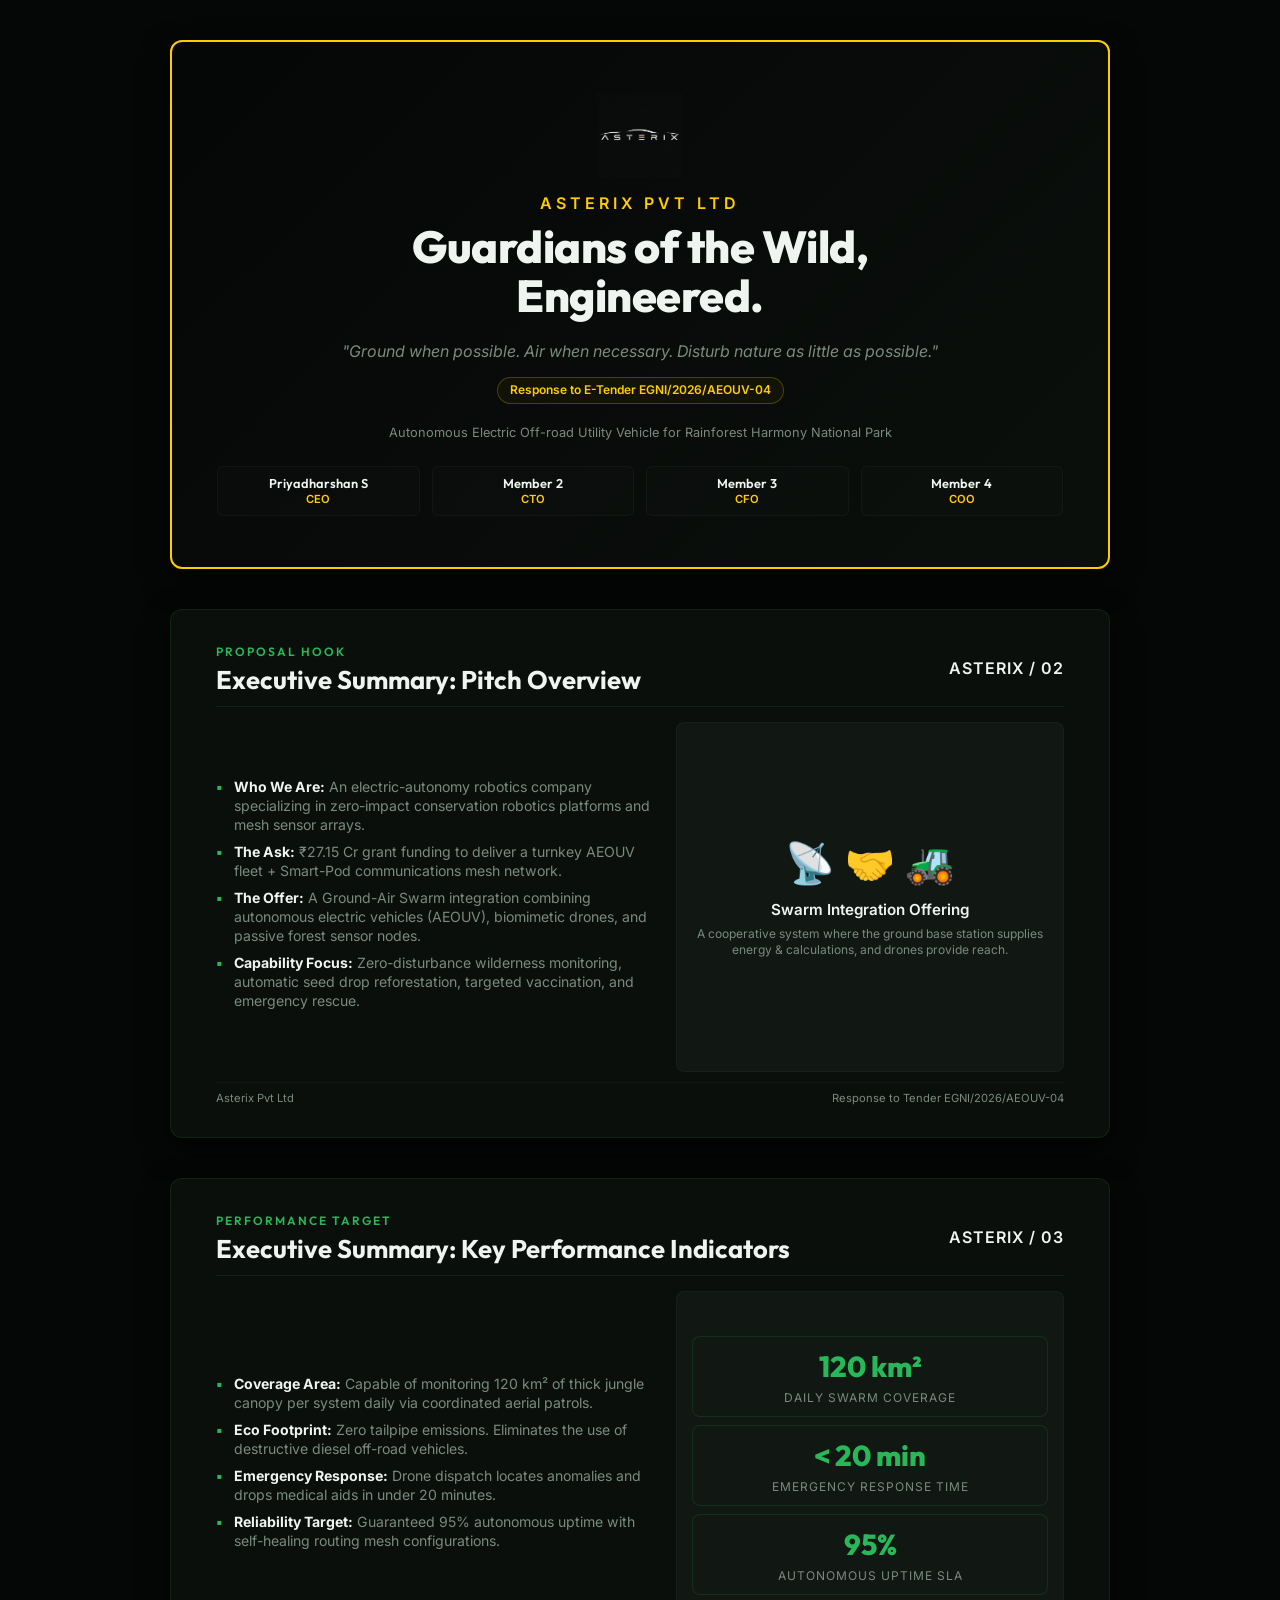
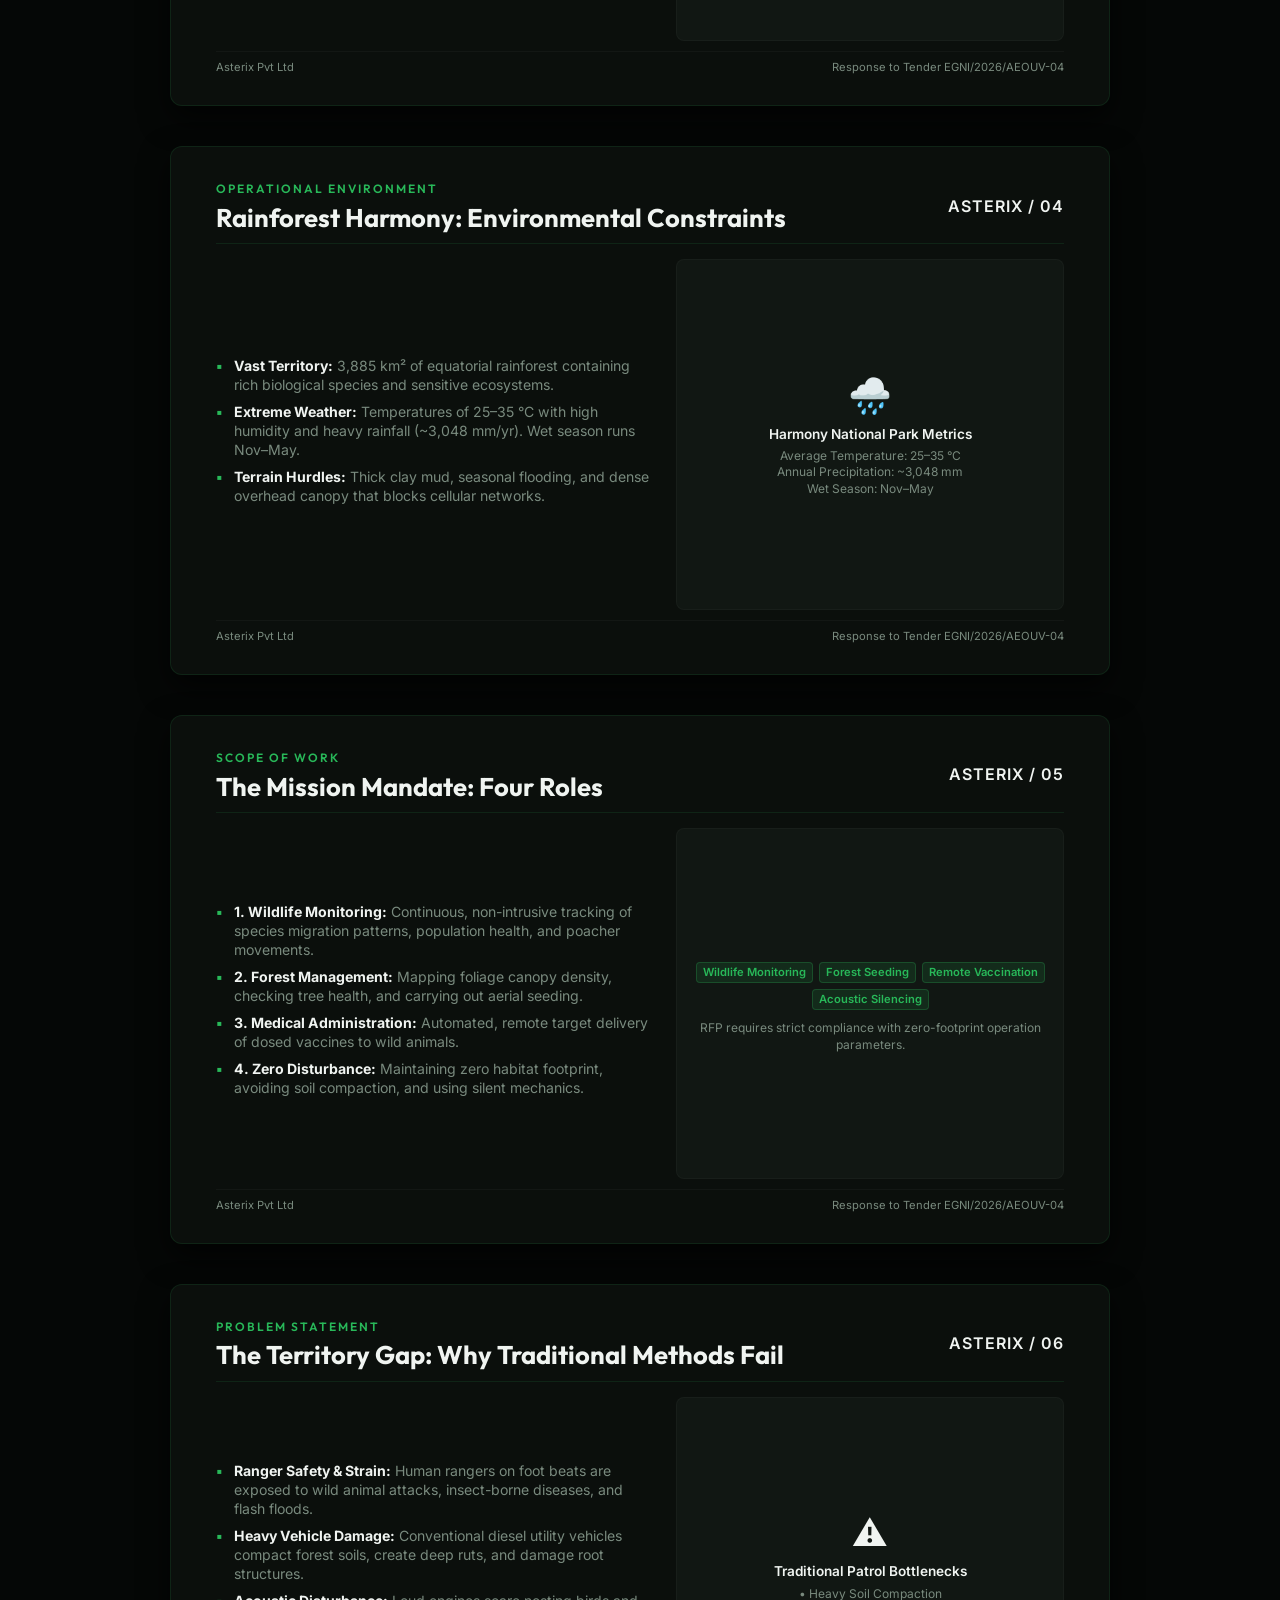
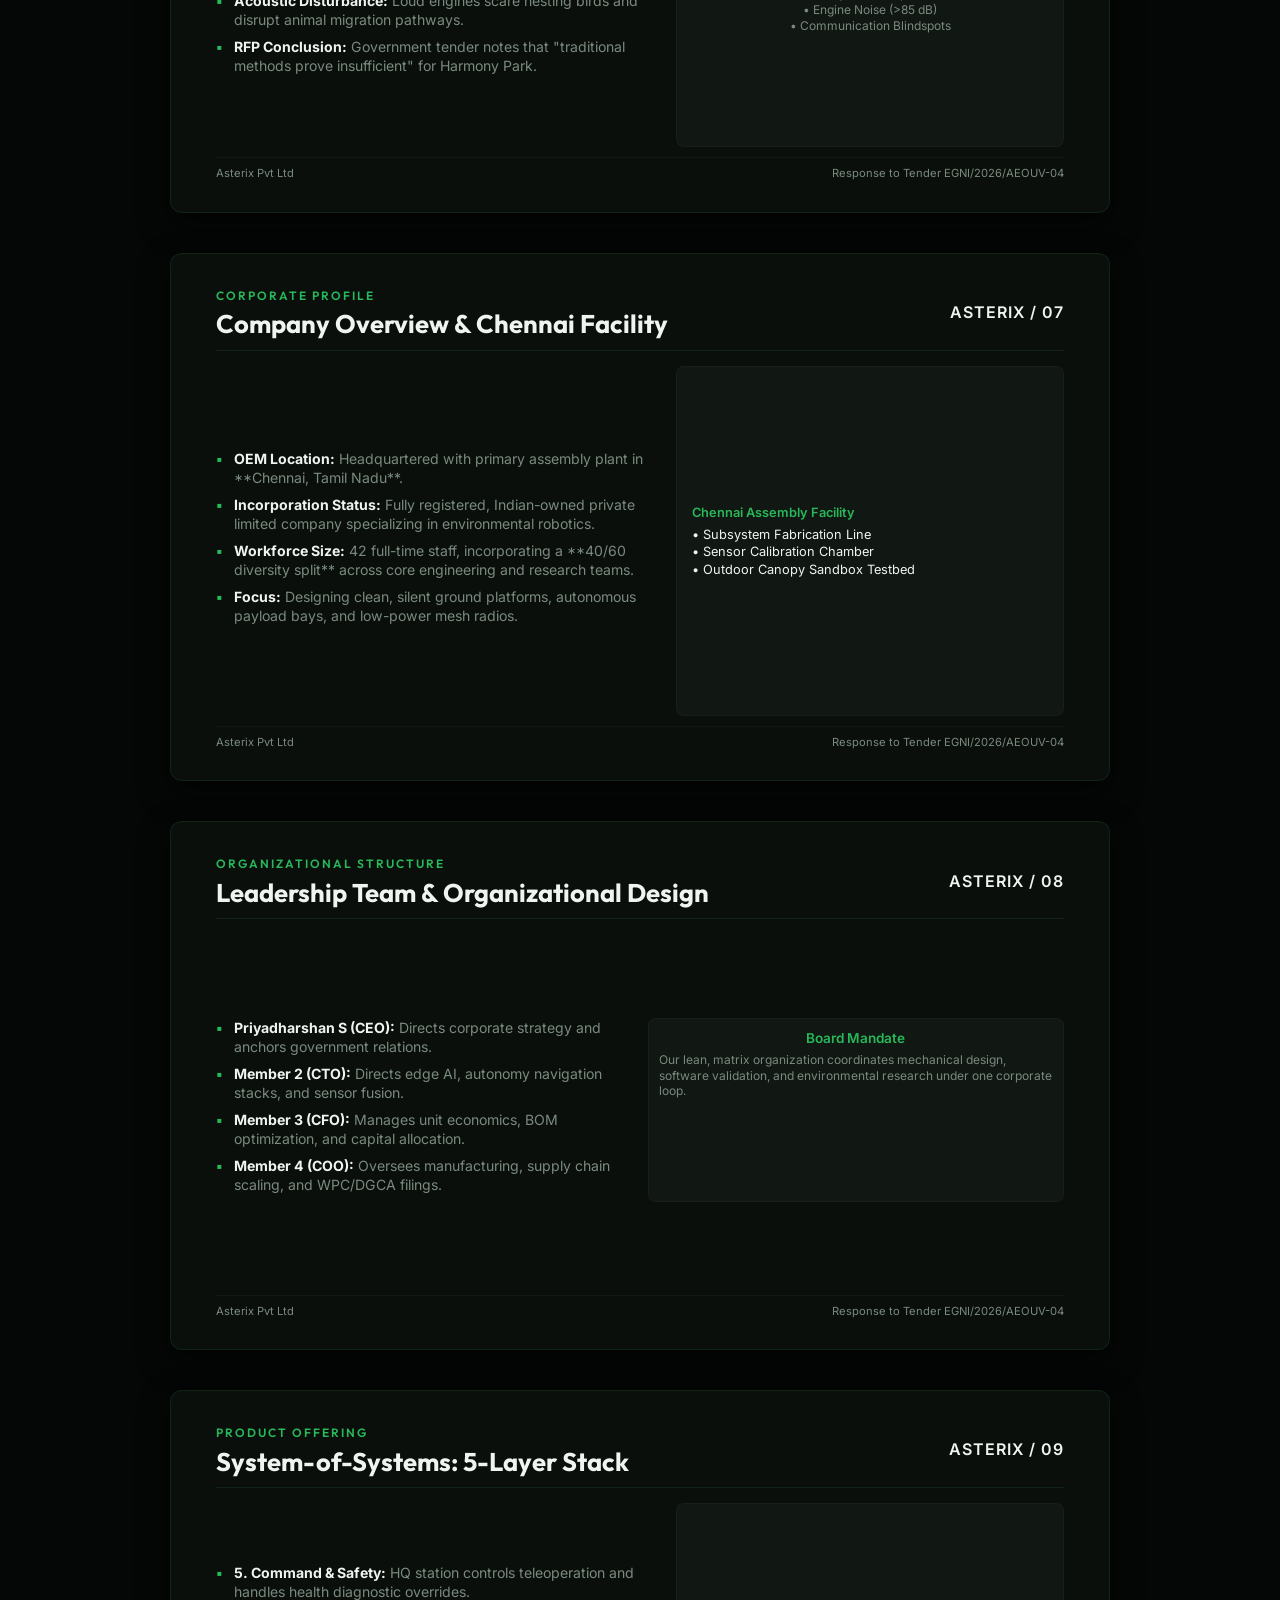
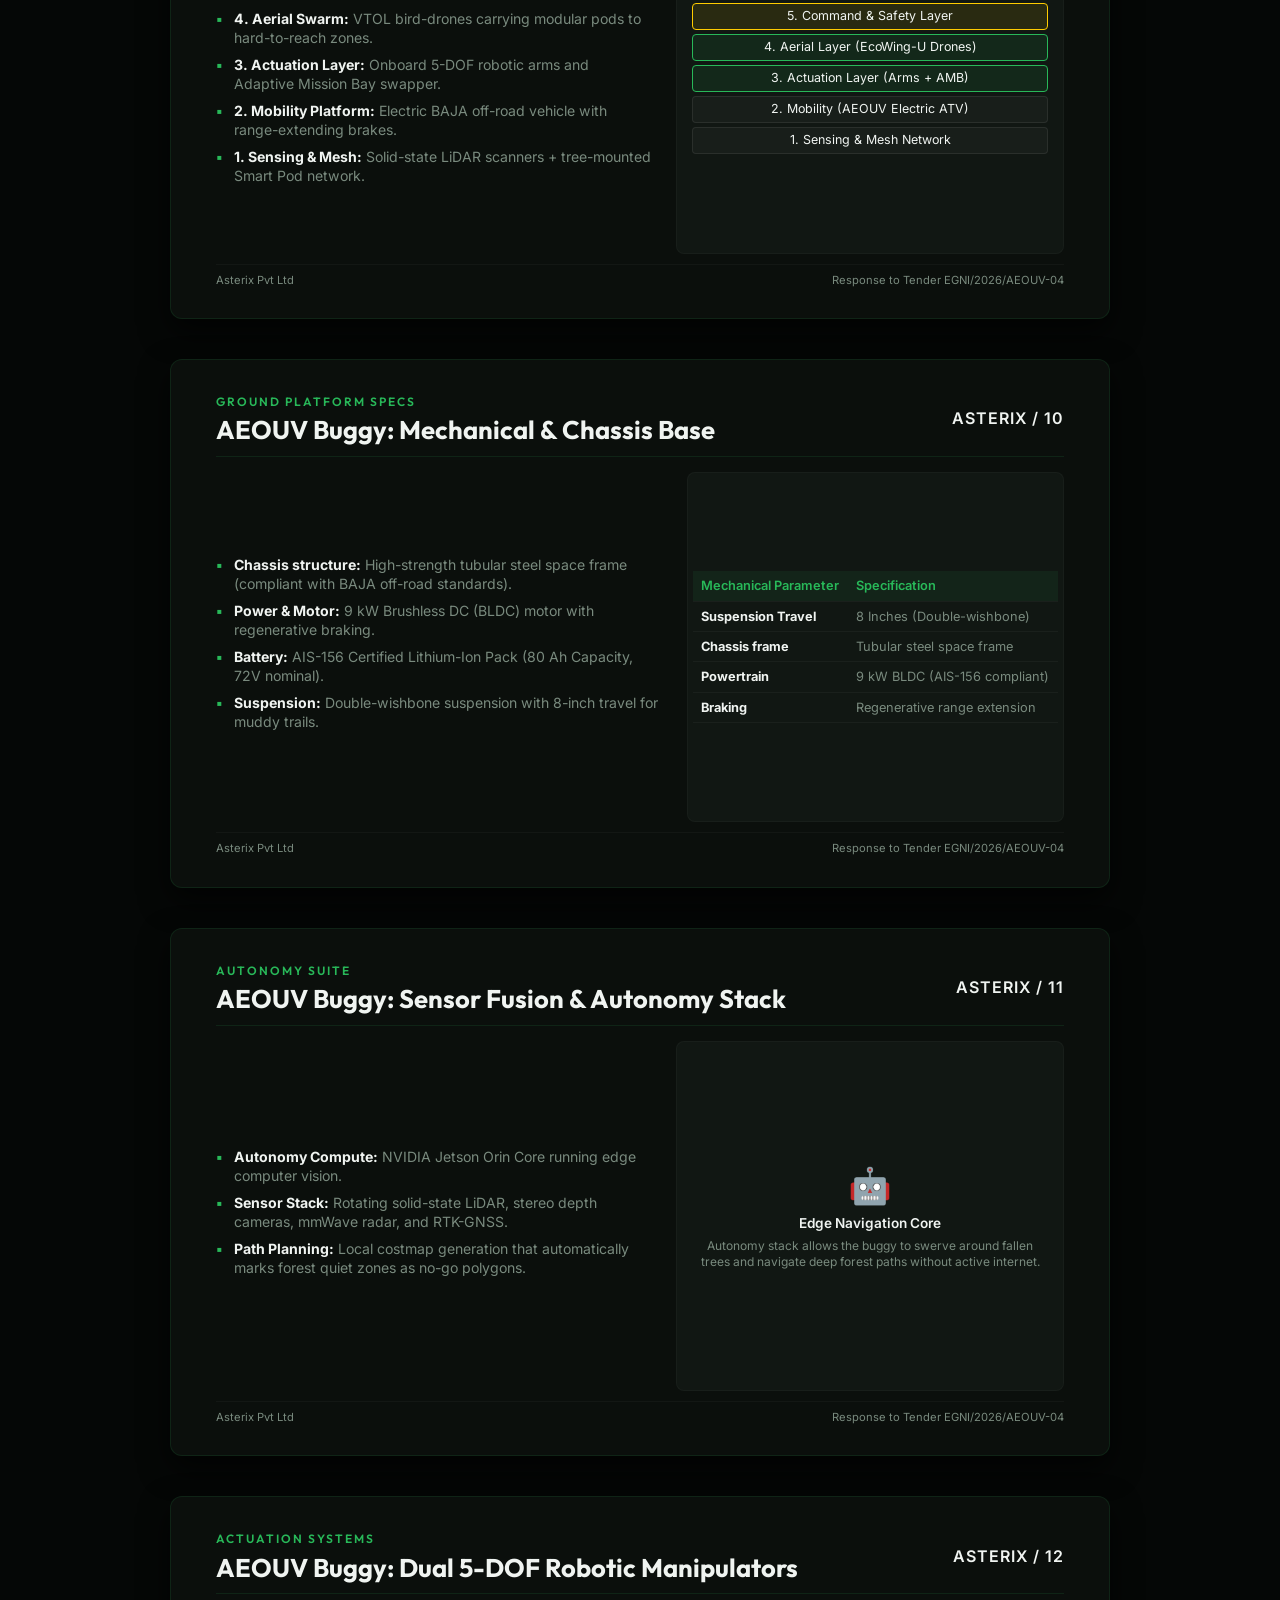
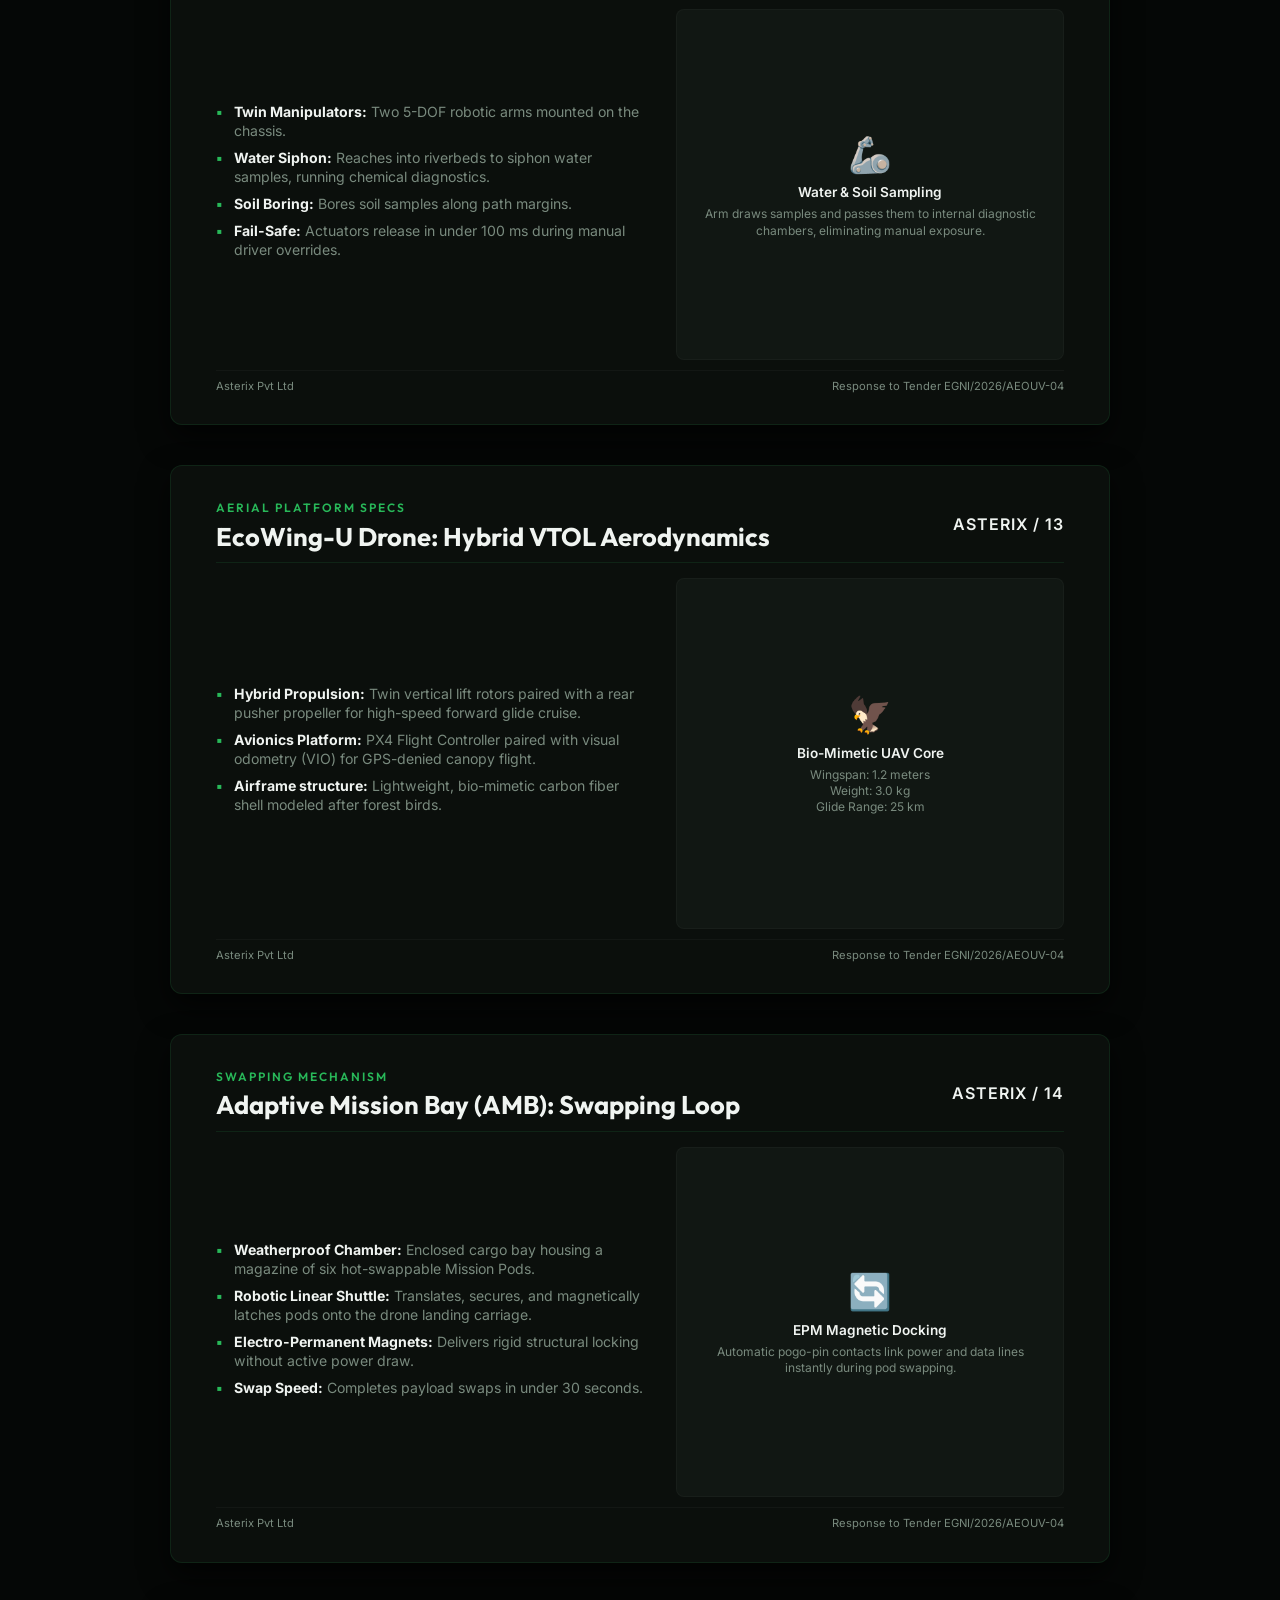
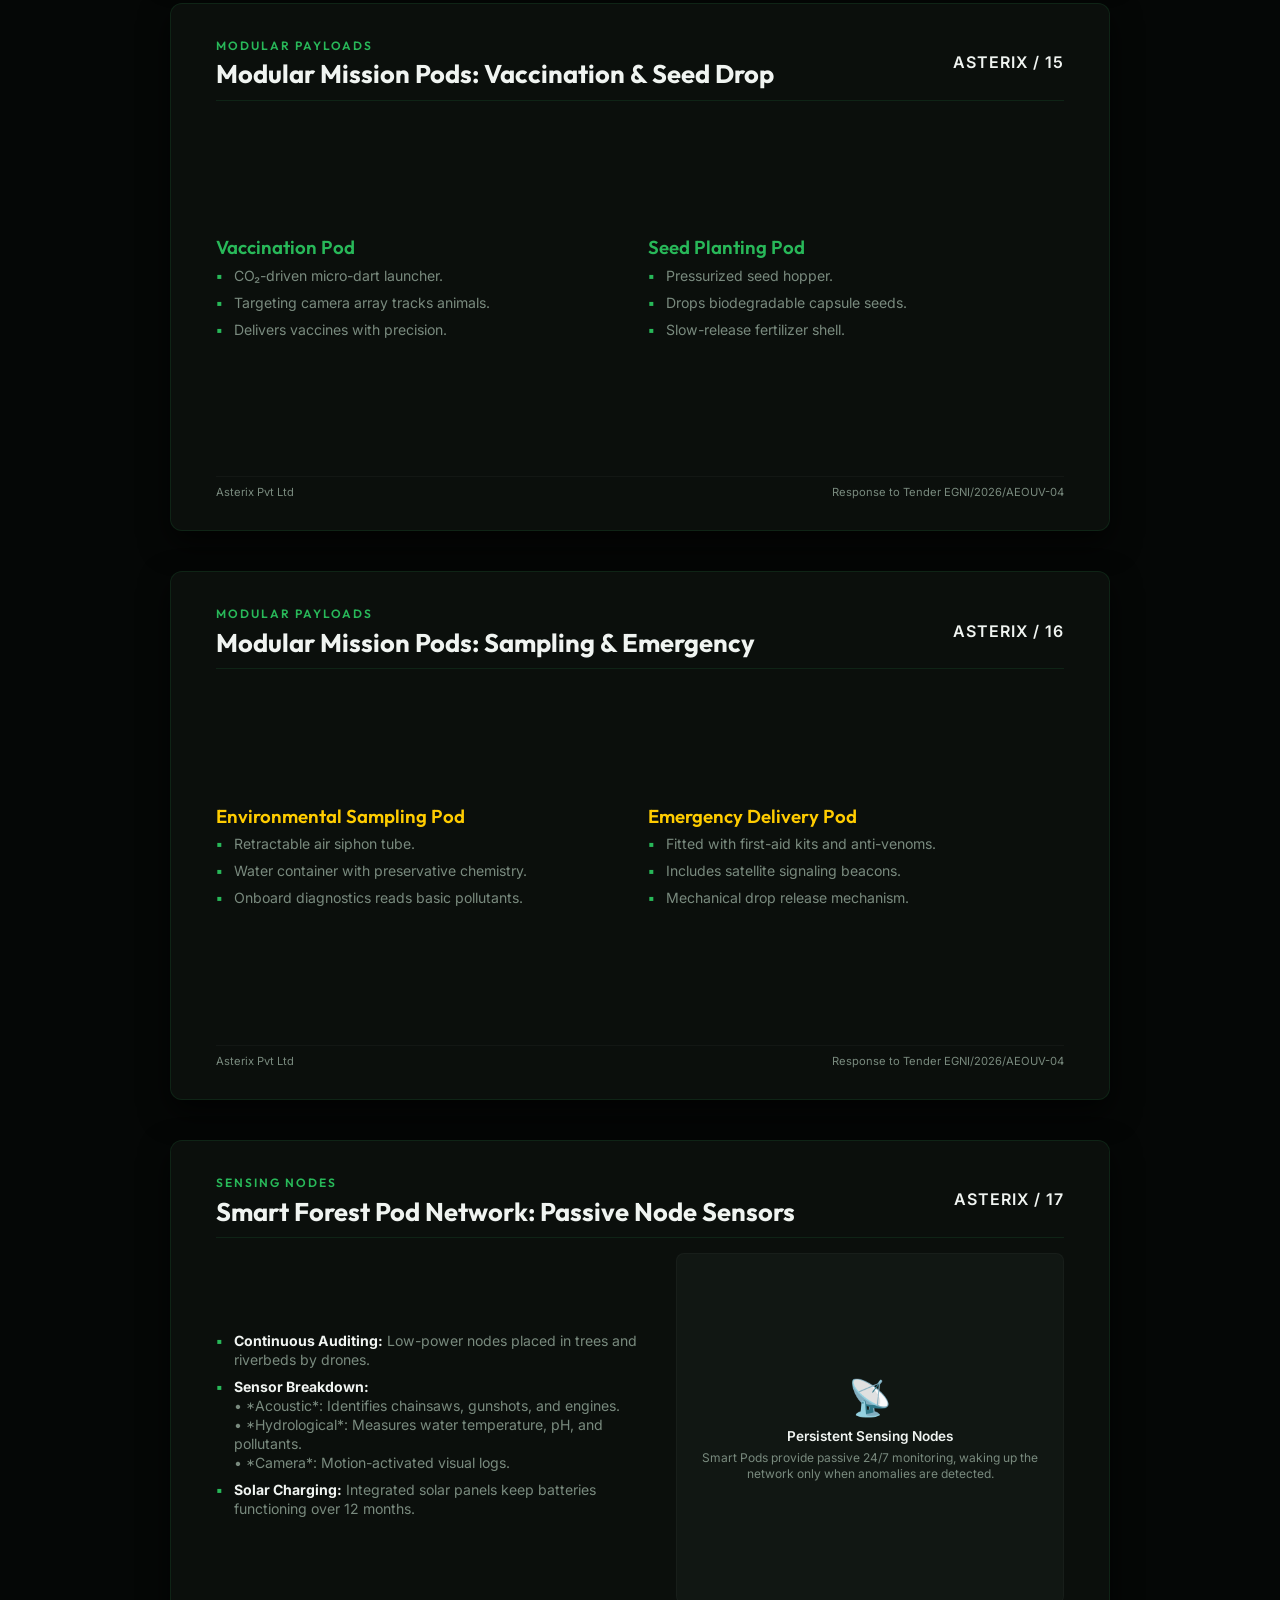
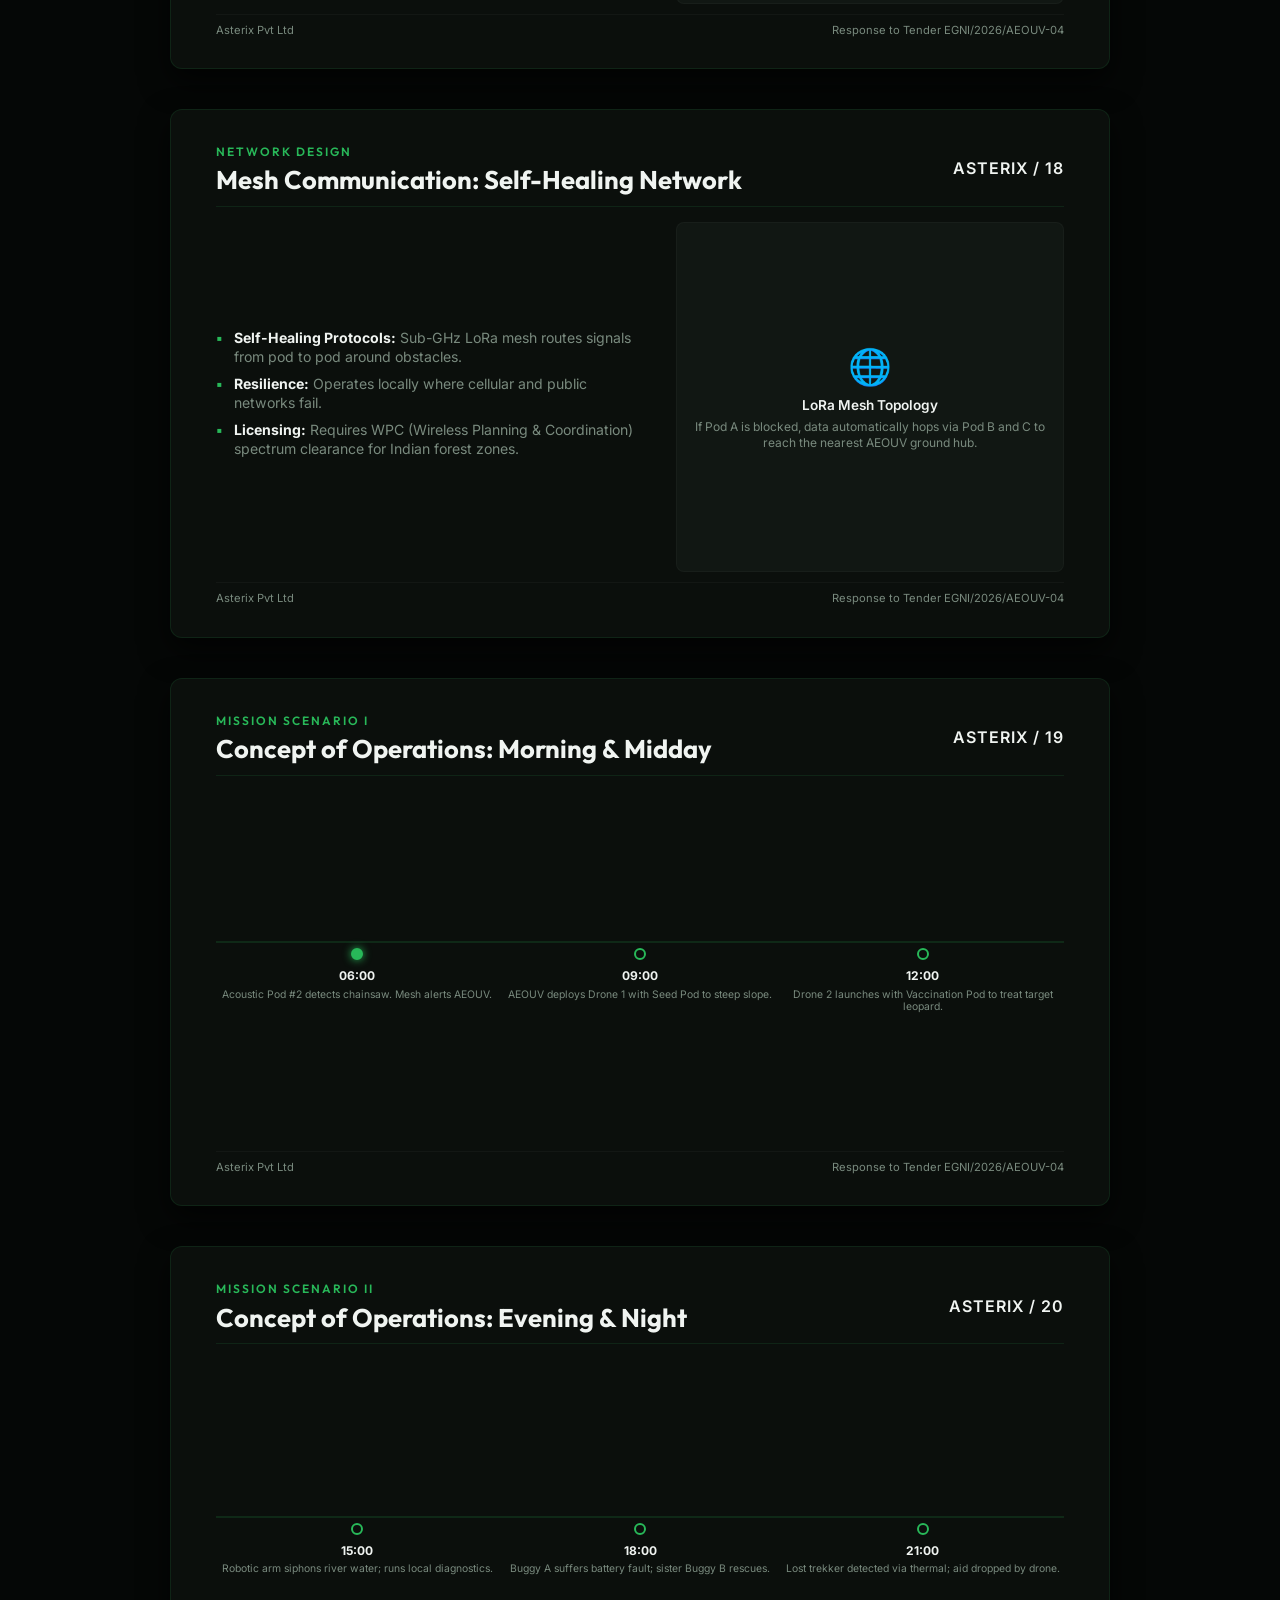
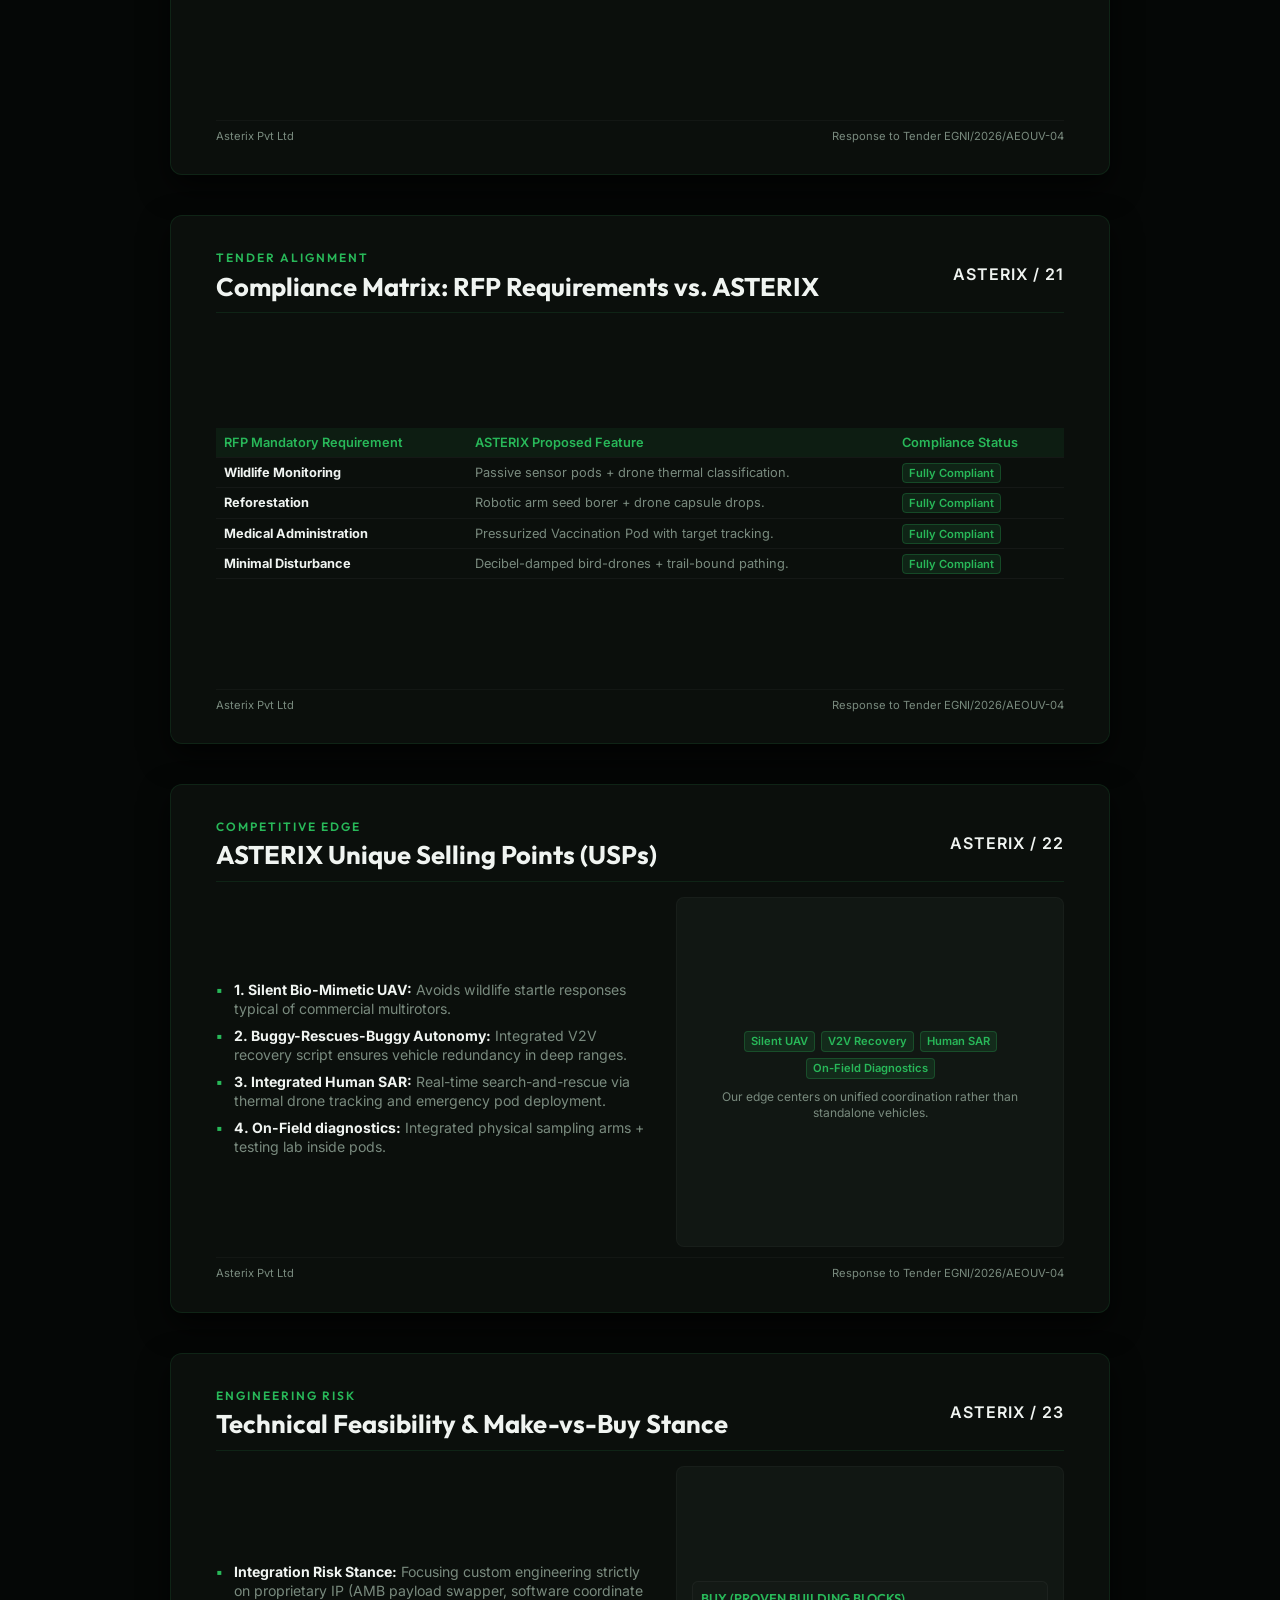
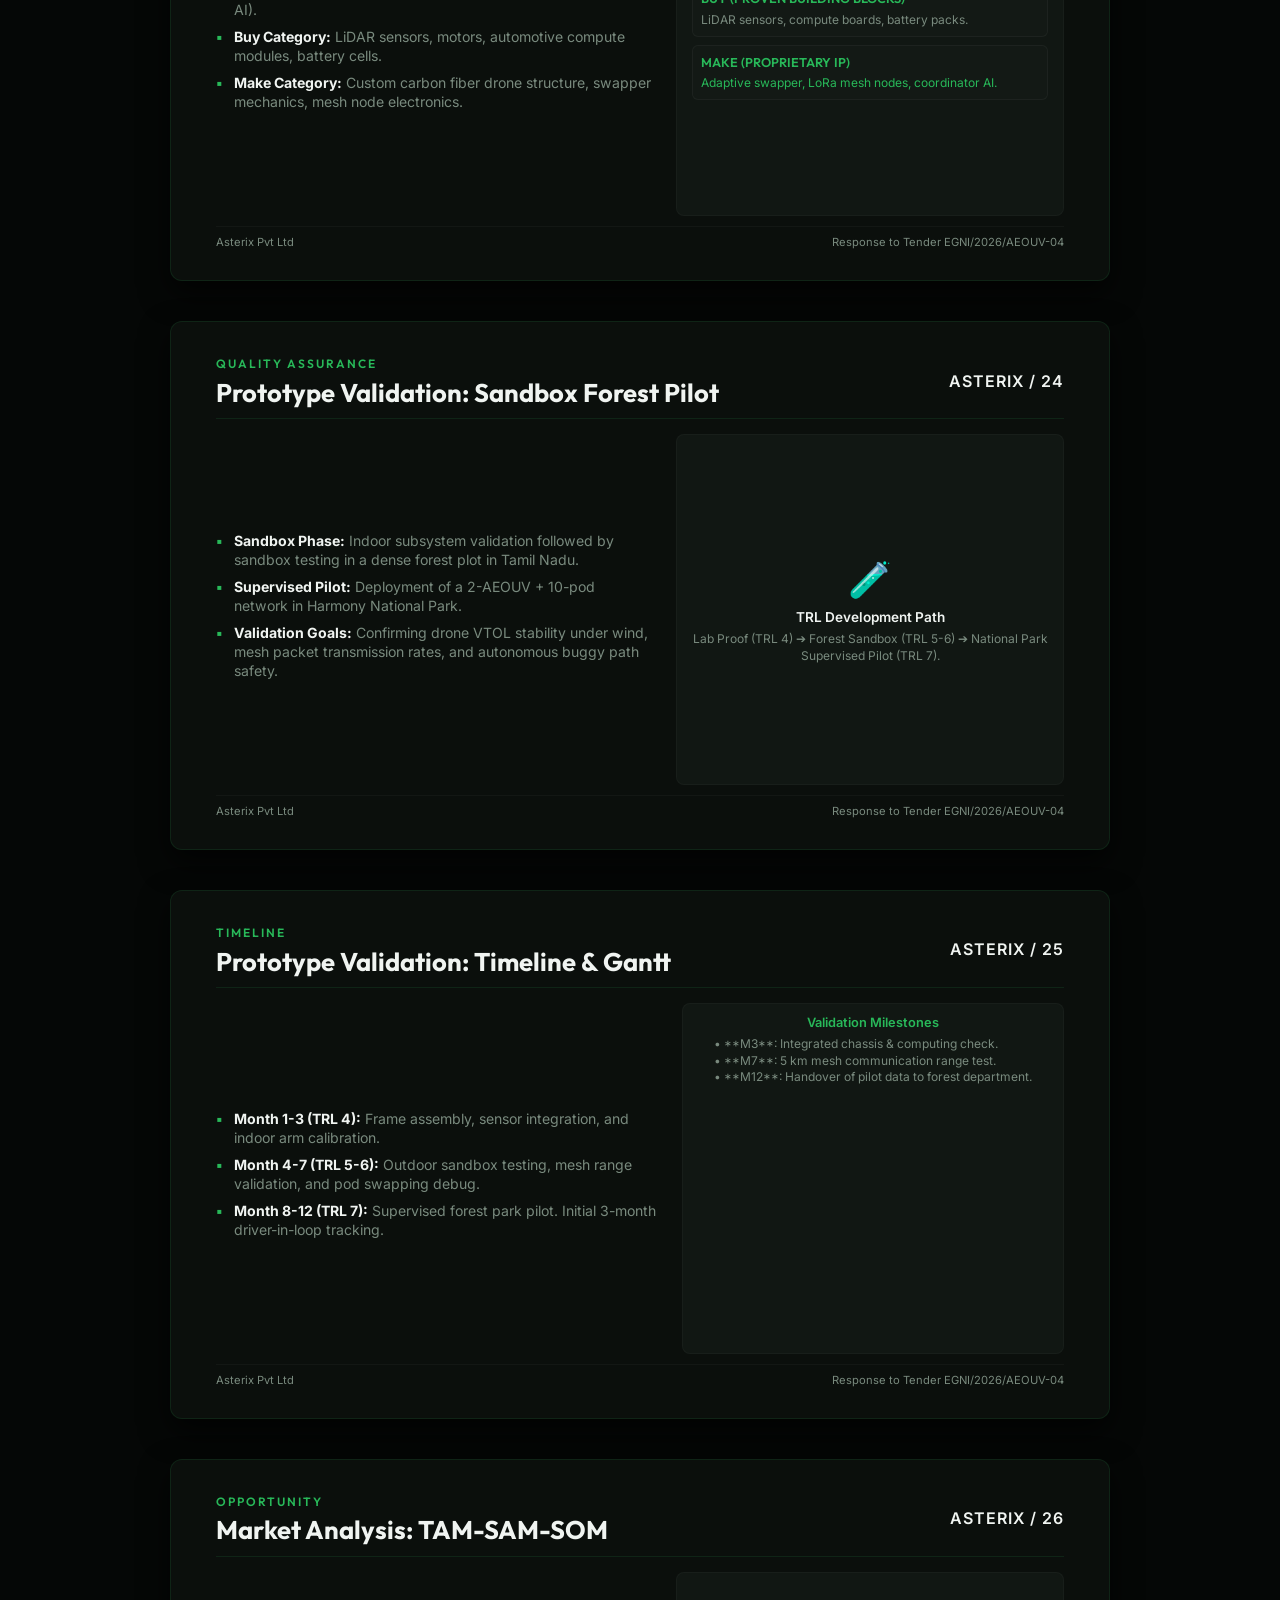
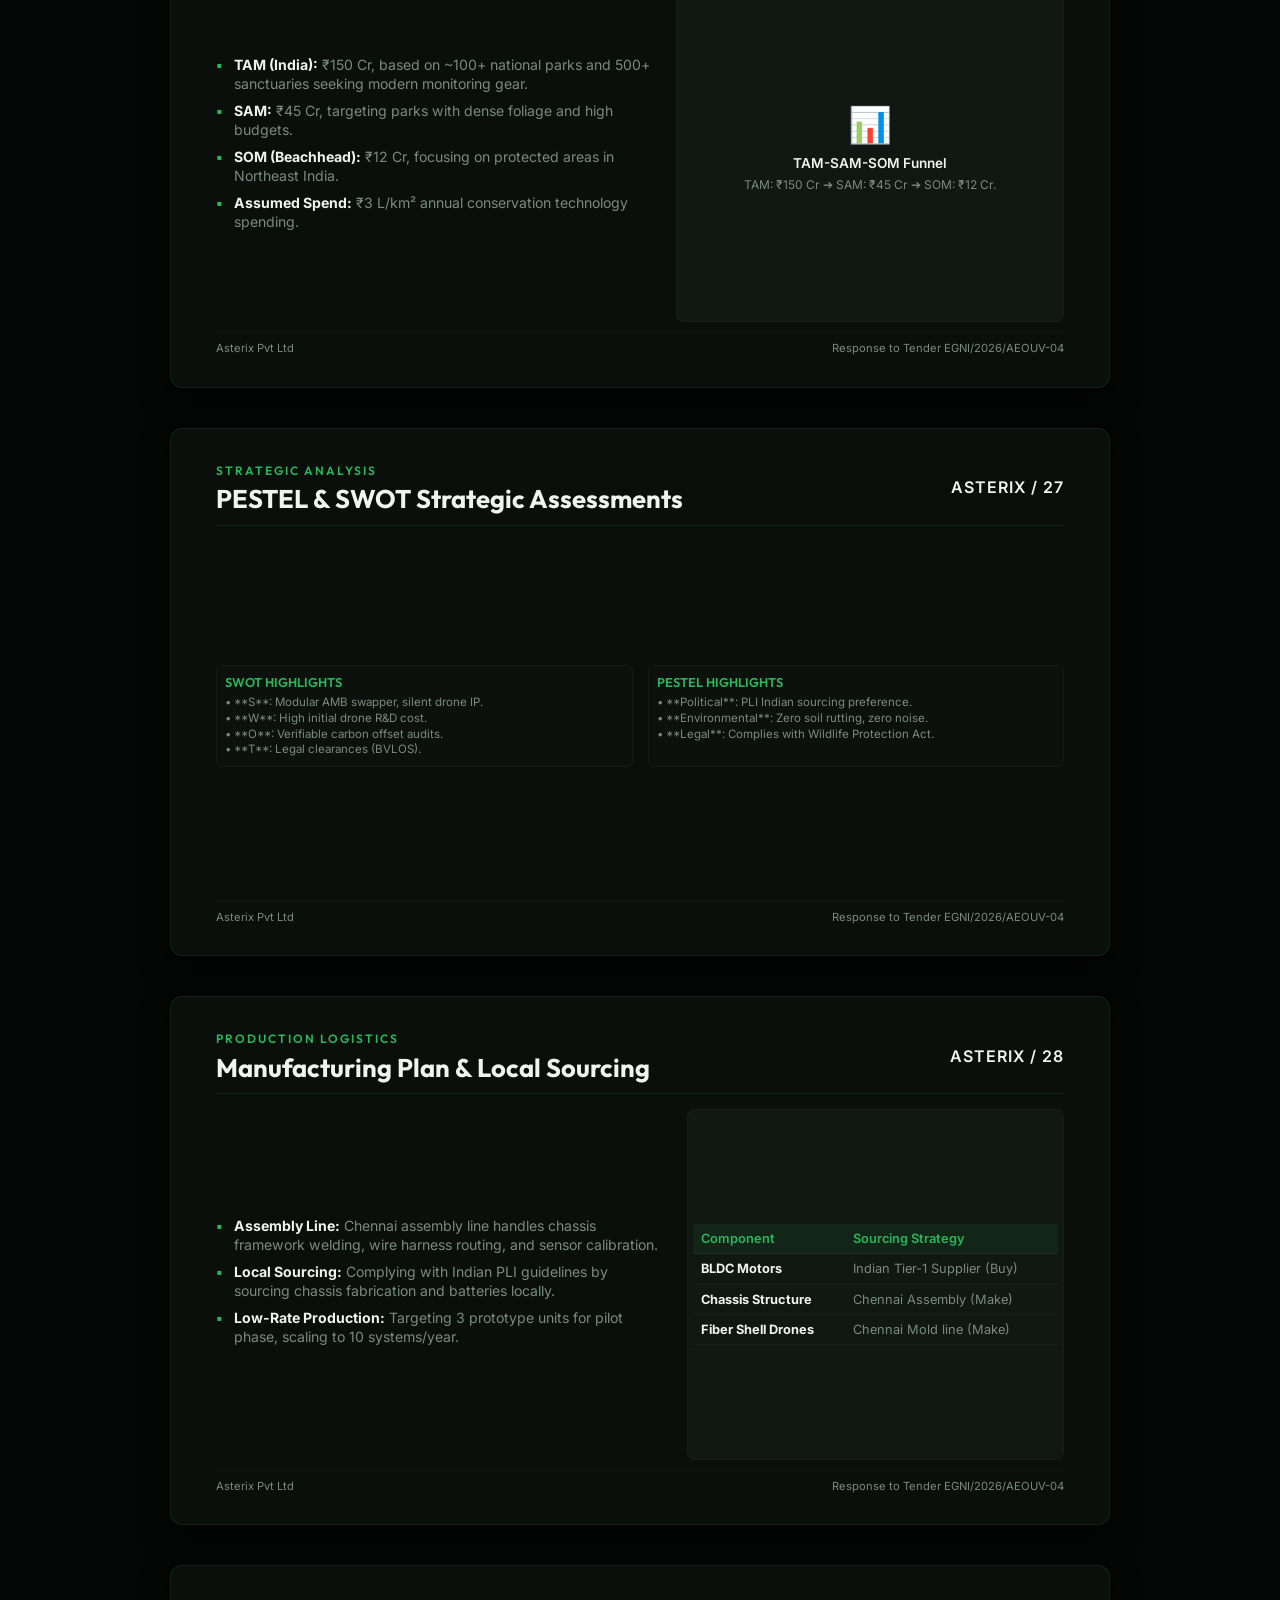
<file: slides.html>
<!DOCTYPE html>
<html lang="en">
<head>
    <meta charset="UTF-8">
    <meta name="viewport" content="width=device-width, initial-scale=1.0">
    <title>Asterix Pvt Ltd | 34-Slide Presentation Deck</title>
    <!-- Google Fonts -->
    <link rel="preconnect" href="https://fonts.googleapis.com">
    <link rel="preconnect" href="https://fonts.gstatic.com" crossorigin>
    <link href="https://fonts.googleapis.com/css2?family=Outfit:wght@300;400;600;800&family=Inter:wght@300;400;500;700&display=swap" rel="stylesheet">
    <style>
        :root {
            --bg-dark: #050706;
            --bg-slate: #0b0f0c;
            --bg-card: #111713;
            --primary: #154c27;
            --primary-glow: #28b859;
            --accent-yellow: #ffcc00;
            --accent-red: #ff3b30;
            --text: #f0f4f1;
            --text-muted: #798a7e;
            --border-radius: 12px;
            --font-header: 'Outfit', sans-serif;
            --font-body: 'Inter', sans-serif;
        }

        * {
            box-sizing: border-box;
            margin: 0;
            padding: 0;
        }

        body {
            background-color: var(--bg-dark);
            color: var(--text);
            font-family: var(--font-body);
            overflow-x: hidden;
            line-height: 1.35;
        }

        h1, h2, h3, h4 {
            font-family: var(--font-header);
            font-weight: 600;
        }

        .presentation-container {
            max-width: 960px;
            margin: 40px auto;
            padding: 0 10px;
        }

        /* Slide Container - 16:9 Aspect Ratio */
        .slide {
            background-color: var(--bg-slate);
            border: 1px solid rgba(40, 184, 89, 0.12);
            border-radius: var(--border-radius);
            width: 940px;
            height: 528.75px; /* Perfect 16:9 scale */
            padding: 30px 45px;
            margin-bottom: 40px;
            position: relative;
            display: flex;
            flex-direction: column;
            justify-content: space-between;
            box-shadow: 0 12px 30px rgba(0, 0, 0, 0.7);
            overflow: hidden;
            page-break-after: always;
        }

        .slide-header {
            display: flex;
            justify-content: space-between;
            align-items: center;
            border-bottom: 1px solid rgba(40, 184, 89, 0.12);
            padding-bottom: 8px;
        }

        .slide-tag {
            color: var(--primary-glow);
            font-family: var(--font-header);
            font-size: 0.75rem;
            text-transform: uppercase;
            font-weight: 600;
            letter-spacing: 2px;
        }

        .slide-title {
            font-size: 1.6rem;
            color: var(--text);
            margin-top: 2px;
            font-weight: 700;
        }

        .slide-body {
            flex-grow: 1;
            display: flex;
            gap: 25px;
            align-items: center;
            overflow: hidden;
            margin-top: 15px;
            margin-bottom: 10px;
        }

        .slide-text-full {
            width: 100%;
        }

        .slide-text-left {
            flex: 1.1;
        }

        .slide-visual-right {
            flex: 0.9;
            background-color: var(--bg-card);
            border: 1px solid rgba(255, 255, 255, 0.03);
            border-radius: 8px;
            padding: 15px;
            height: 100%;
            display: flex;
            flex-direction: column;
            justify-content: center;
            align-items: center;
            text-align: center;
            overflow: hidden;
        }

        /* Slide Footer */
        .slide-footer {
            display: flex;
            justify-content: space-between;
            align-items: center;
            border-top: 1px solid rgba(255, 255, 255, 0.03);
            padding-top: 8px;
            font-size: 0.7rem;
            color: var(--text-muted);
        }

        .logo-text {
            font-weight: 600;
            color: var(--text);
            letter-spacing: 1px;
        }

        /* Cover Slide */
        .cover-slide {
            justify-content: center;
            align-items: center;
            text-align: center;
            background: linear-gradient(135deg, #050706 0%, #0b0f0c 100%);
            border: 2px solid var(--accent-yellow); /* Caterpillar Yellow Border */
        }

        .cover-slide .subtitle {
            color: var(--accent-yellow);
            font-size: 1rem;
            text-transform: uppercase;
            letter-spacing: 4px;
            margin-bottom: 8px;
            font-weight: 600;
        }

        .cover-slide h1 {
            font-size: 2.8rem;
            margin-bottom: 10px;
            line-height: 1.1;
            font-weight: 800;
            letter-spacing: -0.5px;
        }

        .cover-slide blockquote {
            font-style: italic;
            color: var(--text-muted);
            font-size: 1rem;
            margin: 10px 0 15px 0;
            border-left: none;
        }

        .cover-slide .tender-ref {
            border: 1px solid rgba(255, 204, 0, 0.25);
            background-color: rgba(255, 204, 0, 0.04);
            color: var(--accent-yellow);
            padding: 4px 12px;
            border-radius: 20px;
            font-size: 0.75rem;
            font-weight: 600;
            margin-bottom: 20px;
            display: inline-block;
        }

        .cover-slide .team-roles {
            display: grid;
            grid-template-columns: repeat(4, 1fr);
            gap: 12px;
            width: 100%;
            margin-top: 20px;
        }

        .role-card {
            background-color: rgba(255, 255, 255, 0.01);
            border: 1px solid rgba(255, 255, 255, 0.03);
            border-radius: 6px;
            padding: 8px;
        }

        .role-card h4 {
            color: var(--text);
            font-size: 0.8rem;
        }

        .role-card p {
            color: var(--accent-yellow);
            font-size: 0.7rem;
            font-weight: 600;
        }

        /* Lists */
        ul {
            list-style: none;
        }

        li {
            margin-bottom: 8px;
            position: relative;
            padding-left: 18px;
            font-size: 0.88rem;
            color: var(--text-muted);
            text-align: left;
        }

        li strong {
            color: var(--text);
        }

        li::before {
            content: '▪';
            color: var(--primary-glow);
            position: absolute;
            left: 0;
            font-weight: bold;
        }

        /* Metric Box Layouts */
        .metric-strip {
            display: grid;
            grid-template-columns: repeat(3, 1fr);
            gap: 15px;
            width: 100%;
        }

        .metric-box {
            background-color: var(--bg-card);
            border: 1px solid rgba(40, 184, 89, 0.15);
            border-radius: 8px;
            padding: 15px;
            text-align: center;
        }

        .metric-value {
            font-size: 1.8rem;
            font-family: var(--font-header);
            font-weight: 800;
            color: var(--primary-glow);
        }

        .metric-label {
            font-size: 0.75rem;
            color: var(--text-muted);
            text-transform: uppercase;
            letter-spacing: 1px;
            margin-top: 4px;
        }

        /* Split-screen Grids */
        .grid-2col {
            display: grid;
            grid-template-columns: 1fr 1fr;
            gap: 15px;
            width: 100%;
        }

        .grid-3col {
            display: grid;
            grid-template-columns: repeat(3, 1fr);
            gap: 12px;
            width: 100%;
        }

        /* Tables */
        table {
            width: 100%;
            border-collapse: collapse;
            font-size: 0.8rem;
        }

        th, td {
            padding: 6px 8px;
            text-align: left;
            border-bottom: 1px solid rgba(255, 255, 255, 0.04);
        }

        th {
            background-color: rgba(40, 184, 89, 0.08);
            color: var(--primary-glow);
            font-weight: 600;
        }

        td {
            color: var(--text-muted);
        }

        td strong {
            color: var(--text);
        }

        /* Timeline ribbon */
        .timeline-ribbon {
            display: flex;
            justify-content: space-between;
            width: 100%;
            position: relative;
            padding-top: 15px;
        }

        .timeline-ribbon::before {
            content: '';
            position: absolute;
            top: 23px;
            left: 0;
            width: 100%;
            height: 2px;
            background-color: rgba(40, 184, 89, 0.15);
            z-index: 1;
        }

        .timeline-stop {
            flex: 1;
            text-align: center;
            position: relative;
            z-index: 2;
            padding: 0 4px;
        }

        .timeline-dot {
            width: 12px;
            height: 12px;
            background-color: var(--bg-slate);
            border: 2px solid var(--primary-glow);
            border-radius: 50%;
            margin: 0 auto 8px auto;
        }

        .timeline-stop.active .timeline-dot {
            background-color: var(--primary-glow);
            box-shadow: 0 0 8px var(--primary-glow);
        }

        .timeline-time {
            font-size: 0.75rem;
            font-weight: 700;
            color: var(--text);
        }

        .timeline-desc {
            font-size: 0.65rem;
            color: var(--text-muted);
            margin-top: 4px;
            line-height: 1.2;
        }

        /* Feasibility Matrix & Lists */
        .matrix-box {
            border: 1px solid rgba(255,255,255,0.04);
            border-radius: 6px;
            padding: 8px;
            background-color: rgba(255, 255, 255, 0.01);
            text-align: left;
        }

        .matrix-box h4 {
            color: var(--primary-glow);
            font-size: 0.8rem;
            margin-bottom: 4px;
            text-transform: uppercase;
        }

        .badge-list {
            display: flex;
            flex-wrap: wrap;
            gap: 6px;
            margin-top: 8px;
        }

        .badge {
            background-color: rgba(40, 184, 89, 0.12);
            border: 1px solid rgba(40, 184, 89, 0.25);
            color: var(--primary-glow);
            padding: 2px 6px;
            border-radius: 4px;
            font-size: 0.7rem;
            font-weight: 600;
        }

        .badge.accent {
            background-color: rgba(255, 204, 0, 0.12);
            border-color: rgba(255, 204, 0, 0.25);
            color: var(--accent-yellow);
        }

        .badge.danger {
            background-color: rgba(255, 59, 48, 0.12);
            border-color: rgba(255, 59, 48, 0.25);
            color: var(--accent-red);
        }

        /* Slide layout styles */
        .alert-box {
            background-color: rgba(255, 59, 48, 0.03);
            border-left: 2px solid var(--accent-red);
            padding: 8px 12px;
            border-radius: 4px;
            margin-top: 8px;
            font-size: 0.78rem;
            color: var(--text-muted);
            text-align: left;
        }

        .alert-box strong {
            color: var(--text);
        }

        .tip-box {
            background-color: rgba(255, 204, 0, 0.03);
            border-left: 2px solid var(--accent-yellow);
            padding: 8px 12px;
            border-radius: 4px;
            margin-top: 8px;
            font-size: 0.78rem;
            color: var(--text-muted);
            text-align: left;
        }

        .tip-box strong {
            color: var(--text);
        }

        /* Printable optimization */
        @media print {
            body {
                background-color: #ffffff;
                color: #000000;
            }
            .slide {
                border: 1px solid #000000;
                box-shadow: none;
                margin: 0;
                padding: 25px 35px;
                width: 100%;
                height: 100%;
                aspect-ratio: 16 / 9;
                background-color: #ffffff;
                color: #000000;
                page-break-after: always;
            }
            .cover-slide {
                border: 3px solid #ffcc00;
                background-color: #ffffff;
                color: #000000;
            }
            .slide-header, .slide-footer {
                border-color: #cccccc;
            }
            .slide-tag {
                color: #154c27;
            }
            .slide-title {
                color: #000000;
            }
            .slide-visual-right, .metric-box, .role-card, .matrix-box, .alert-box, .tip-box {
                background-color: #f6f6f6;
                border-color: #cccccc;
                color: #000000;
            }
            .slide li {
                color: #333333;
            }
            .slide li::before {
                color: #154c27;
            }
            .metric-value {
                color: #154c27;
            }
            .timeline-ribbon::before {
                background-color: #cccccc;
            }
            .timeline-dot {
                background-color: #ffffff;
                border-color: #154c27;
            }
            .badge {
                background-color: #e2f0e6;
                border-color: #154c27;
                color: #154c27;
            }
            th {
                background-color: #e2f0e6;
                color: #154c27;
            }
        }
    </style>
</head>
<body>

    <div class="presentation-container">

        <!-- SLIDE 1: COVER -->
        <div class="slide cover-slide">
            <img src="assets/logo.png" alt="ASTERIX Logo" style="height: 85px; filter: invert(1); mix-blend-mode: screen; margin-bottom: 15px;">
            <div class="subtitle">ASTERIX PVT LTD</div>
            <h1>Guardians of the Wild,<br>Engineered.</h1>
            <blockquote>"Ground when possible. Air when necessary. Disturb nature as little as possible."</blockquote>
            <div class="tender-ref">Response to E-Tender EGNI/2026/AEOUV-04</div>
            <div style="font-size: 0.8rem; color: var(--text-muted); margin-bottom: 5px;">
                Autonomous Electric Off-road Utility Vehicle for Rainforest Harmony National Park
            </div>
            
            <div class="team-roles">
                <div class="role-card">
                    <h4>Priyadharshan S</h4>
                    <p>CEO</p>
                </div>
                <div class="role-card">
                    <h4>Member 2</h4>
                    <p>CTO</p>
                </div>
                <div class="role-card">
                    <h4>Member 3</h4>
                    <p>CFO</p>
                </div>
                <div class="role-card">
                    <h4>Member 4</h4>
                    <p>COO</p>
                </div>
            </div>
        </div>

        <!-- SLIDE 2: EXECUTIVE SUMMARY - OVERVIEW -->
        <div class="slide">
            <div class="slide-header">
                <div>
                    <span class="slide-tag">Proposal Hook</span>
                    <h2 class="slide-title">Executive Summary: Pitch Overview</h2>
                </div>
                <div class="logo-text">ASTERIX / 02</div>
            </div>
            <div class="slide-body">
                <div class="slide-text-left">
                    <ul>
                        <li><strong>Who We Are:</strong> An electric-autonomy robotics company specializing in zero-impact conservation robotics platforms and mesh sensor arrays.</li>
                        <li><strong>The Ask:</strong> ₹27.15 Cr grant funding to deliver a turnkey AEOUV fleet + Smart-Pod communications mesh network.</li>
                        <li><strong>The Offer:</strong> A Ground-Air Swarm integration combining autonomous electric vehicles (AEOUV), biomimetic drones, and passive forest sensor nodes.</li>
                        <li><strong>Capability Focus:</strong> Zero-disturbance wilderness monitoring, automatic seed drop reforestation, targeted vaccination, and emergency rescue.</li>
                    </ul>
                </div>
                <div class="slide-visual-right">
                    <div style="font-size: 2.5rem;">📡 🤝 🚜</div>
                    <div style="font-weight: 600; font-size: 0.95rem; margin-top: 10px; color: var(--text);">Swarm Integration Offering</div>
                    <p style="font-size: 0.75rem; color: var(--text-muted); margin-top: 5px;">A cooperative system where the ground base station supplies energy & calculations, and drones provide reach.</p>
                </div>
            </div>
            <div class="slide-footer">
                <span>Asterix Pvt Ltd</span>
                <span>Response to Tender EGNI/2026/AEOUV-04</span>
            </div>
        </div>

        <!-- SLIDE 3: EXECUTIVE SUMMARY - KPIS -->
        <div class="slide">
            <div class="slide-header">
                <div>
                    <span class="slide-tag">Performance Target</span>
                    <h2 class="slide-title">Executive Summary: Key Performance Indicators</h2>
                </div>
                <div class="logo-text">ASTERIX / 03</div>
            </div>
            <div class="slide-body">
                <div class="slide-text-left">
                    <ul>
                        <li><strong>Coverage Area:</strong> Capable of monitoring 120 km² of thick jungle canopy per system daily via coordinated aerial patrols.</li>
                        <li><strong>Eco Footprint:</strong> Zero tailpipe emissions. Eliminates the use of destructive diesel off-road vehicles.</li>
                        <li><strong>Emergency Response:</strong> Drone dispatch locates anomalies and drops medical aids in under 20 minutes.</li>
                        <li><strong>Reliability Target:</strong> Guaranteed 95% autonomous uptime with self-healing routing mesh configurations.</li>
                    </ul>
                </div>
                <div class="slide-visual-right">
                    <div class="metric-strip" style="grid-template-columns: 1fr; gap: 8px; width: 100%;">
                        <div class="metric-box" style="padding: 10px;">
                            <div class="metric-value">120 km²</div>
                            <div class="metric-label">Daily Swarm Coverage</div>
                        </div>
                        <div class="metric-box" style="padding: 10px;">
                            <div class="metric-value">&lt; 20 min</div>
                            <div class="metric-label">Emergency Response Time</div>
                        </div>
                        <div class="metric-box" style="padding: 10px;">
                            <div class="metric-value">95%</div>
                            <div class="metric-label">Autonomous Uptime SLA</div>
                        </div>
                    </div>
                </div>
            </div>
            <div class="slide-footer">
                <span>Asterix Pvt Ltd</span>
                <span>Response to Tender EGNI/2026/AEOUV-04</span>
            </div>
        </div>

        <!-- SLIDE 4: THE RAINFOREST CHALLENGE -->
        <div class="slide">
            <div class="slide-header">
                <div>
                    <span class="slide-tag">Operational Environment</span>
                    <h2 class="slide-title">Rainforest Harmony: Environmental Constraints</h2>
                </div>
                <div class="logo-text">ASTERIX / 04</div>
            </div>
            <div class="slide-body">
                <div class="slide-text-left">
                    <ul>
                        <li><strong>Vast Territory:</strong> 3,885 km² of equatorial rainforest containing rich biological species and sensitive ecosystems.</li>
                        <li><strong>Extreme Weather:</strong> Temperatures of 25–35 °C with high humidity and heavy rainfall (~3,048 mm/yr). Wet season runs Nov–May.</li>
                        <li><strong>Terrain Hurdles:</strong> Thick clay mud, seasonal flooding, and dense overhead canopy that blocks cellular networks.</li>
                    </ul>
                </div>
                <div class="slide-visual-right">
                    <div style="font-size: 2.2rem; color: var(--accent-yellow);">🌧️</div>
                    <div style="font-weight: 600; font-size: 0.85rem; margin-top: 5px; color: var(--text);">Harmony National Park Metrics</div>
                    <p style="font-size: 0.75rem; color: var(--text-muted); margin-top: 5px;">Average Temperature: 25–35 °C<br>Annual Precipitation: ~3,048 mm<br>Wet Season: Nov–May</p>
                </div>
            </div>
            <div class="slide-footer">
                <span>Asterix Pvt Ltd</span>
                <span>Response to Tender EGNI/2026/AEOUV-04</span>
            </div>
        </div>

        <!-- SLIDE 5: THE MISSION MANDATE -->
        <div class="slide">
            <div class="slide-header">
                <div>
                    <span class="slide-tag">Scope of Work</span>
                    <h2 class="slide-title">The Mission Mandate: Four Roles</h2>
                </div>
                <div class="logo-text">ASTERIX / 05</div>
            </div>
            <div class="slide-body">
                <div class="slide-text-left">
                    <ul>
                        <li><strong>1. Wildlife Monitoring:</strong> Continuous, non-intrusive tracking of species migration patterns, population health, and poacher movements.</li>
                        <li><strong>2. Forest Management:</strong> Mapping foliage canopy density, checking tree health, and carrying out aerial seeding.</li>
                        <li><strong>3. Medical Administration:</strong> Automated, remote target delivery of dosed vaccines to wild animals.</li>
                        <li><strong>4. Zero Disturbance:</strong> Maintaining zero habitat footprint, avoiding soil compaction, and using silent mechanics.</li>
                    </ul>
                </div>
                <div class="slide-visual-right">
                    <div class="badge-list" style="justify-content: center;">
                        <span class="badge">Wildlife Monitoring</span>
                        <span class="badge">Forest Seeding</span>
                        <span class="badge">Remote Vaccination</span>
                        <span class="badge">Acoustic Silencing</span>
                    </div>
                    <p style="font-size: 0.75rem; color: var(--text-muted); margin-top: 10px;">RFP requires strict compliance with zero-footprint operation parameters.</p>
                </div>
            </div>
            <div class="slide-footer">
                <span>Asterix Pvt Ltd</span>
                <span>Response to Tender EGNI/2026/AEOUV-04</span>
            </div>
        </div>

        <!-- SLIDE 6: THE TERRITORY GAP -->
        <div class="slide">
            <div class="slide-header">
                <div>
                    <span class="slide-tag">Problem Statement</span>
                    <h2 class="slide-title">The Territory Gap: Why Traditional Methods Fail</h2>
                </div>
                <div class="logo-text">ASTERIX / 06</div>
            </div>
            <div class="slide-body">
                <div class="slide-text-left">
                    <ul>
                        <li><strong>Ranger Safety & Strain:</strong> Human rangers on foot beats are exposed to wild animal attacks, insect-borne diseases, and flash floods.</li>
                        <li><strong>Heavy Vehicle Damage:</strong> Conventional diesel utility vehicles compact forest soils, create deep ruts, and damage root structures.</li>
                        <li><strong>Acoustic Disturbance:</strong> Loud engines scare nesting birds and disrupt animal migration pathways.</li>
                        <li><strong>RFP Conclusion:</strong> Government tender notes that "traditional methods prove insufficient" for Harmony Park.</li>
                    </ul>
                </div>
                <div class="slide-visual-right">
                    <div style="font-size: 2.2rem;">⚠️</div>
                    <div style="font-weight: 600; font-size: 0.85rem; margin-top: 5px; color: var(--text);">Traditional Patrol Bottlenecks</div>
                    <p style="font-size: 0.75rem; color: var(--text-muted); margin-top: 5px;">• Heavy Soil Compaction<br>• Engine Noise (&gt;85 dB)<br>• Communication Blindspots</p>
                </div>
            </div>
            <div class="slide-footer">
                <span>Asterix Pvt Ltd</span>
                <span>Response to Tender EGNI/2026/AEOUV-04</span>
            </div>
        </div>

        <!-- SLIDE 7: COMPANY PROFILE -->
        <div class="slide">
            <div class="slide-header">
                <div>
                    <span class="slide-tag">Corporate Profile</span>
                    <h2 class="slide-title">Company Overview & Chennai Facility</h2>
                </div>
                <div class="logo-text">ASTERIX / 07</div>
            </div>
            <div class="slide-body">
                <div class="slide-text-left">
                    <ul>
                        <li><strong>OEM Location:</strong> Headquartered with primary assembly plant in **Chennai, Tamil Nadu**.</li>
                        <li><strong>Incorporation Status:</strong> Fully registered, Indian-owned private limited company specializing in environmental robotics.</li>
                        <li><strong>Workforce Size:</strong> 42 full-time staff, incorporating a **40/60 diversity split** across core engineering and research teams.</li>
                        <li><strong>Focus:</strong> Designing clean, silent ground platforms, autonomous payload bays, and low-power mesh radios.</li>
                    </ul>
                </div>
                <div class="slide-visual-right">
                    <div style="font-size: 0.8rem; text-align: left; width: 100%;">
                        <div style="font-weight: 600; color: var(--primary-glow); margin-bottom: 5px;">Chennai Assembly Facility</div>
                        <div>• Subsystem Fabrication Line</div>
                        <div>• Sensor Calibration Chamber</div>
                        <div>• Outdoor Canopy Sandbox Testbed</div>
                    </div>
                </div>
            </div>
            <div class="slide-footer">
                <span>Asterix Pvt Ltd</span>
                <span>Response to Tender EGNI/2026/AEOUV-04</span>
            </div>
        </div>

        <!-- SLIDE 8: LEADERSHIP & ORG DESIGN -->
        <div class="slide">
            <div class="slide-header">
                <div>
                    <span class="slide-tag">Organizational Structure</span>
                    <h2 class="slide-title">Leadership Team & Organizational Design</h2>
                </div>
                <div class="logo-text">ASTERIX / 08</div>
            </div>
            <div class="slide-body">
                <div class="grid-2col" style="width: 100%;">
                    <div>
                        <ul>
                            <li><strong>Priyadharshan S (CEO):</strong> Directs corporate strategy and anchors government relations.</li>
                            <li><strong>Member 2 (CTO):</strong> Directs edge AI, autonomy navigation stacks, and sensor fusion.</li>
                            <li><strong>Member 3 (CFO):</strong> Manages unit economics, BOM optimization, and capital allocation.</li>
                            <li><strong>Member 4 (COO):</strong> Oversees manufacturing, supply chain scaling, and WPC/DGCA filings.</li>
                        </ul>
                    </div>
                    <div class="slide-visual-right" style="padding: 10px; justify-content: flex-start; text-align: left;">
                        <div style="font-weight: 600; font-size: 0.85rem; color: var(--primary-glow); margin-bottom: 5px;">Board Mandate</div>
                        <div style="font-size: 0.75rem; color: var(--text-muted); line-height: 1.3;">
                            Our lean, matrix organization coordinates mechanical design, software validation, and environmental research under one corporate loop.
                        </div>
                    </div>
                </div>
            </div>
            <div class="slide-footer">
                <span>Asterix Pvt Ltd</span>
                <span>Response to Tender EGNI/2026/AEOUV-04</span>
            </div>
        </div>

        <!-- SLIDE 9: THE 5-LAYER STACK -->
        <div class="slide">
            <div class="slide-header">
                <div>
                    <span class="slide-tag">Product Offering</span>
                    <h2 class="slide-title">System-of-Systems: 5-Layer Stack</h2>
                </div>
                <div class="logo-text">ASTERIX / 09</div>
            </div>
            <div class="slide-body">
                <div class="slide-text-left">
                    <ul>
                        <li><strong>5. Command & Safety:</strong> HQ station controls teleoperation and handles health diagnostic overrides.</li>
                        <li><strong>4. Aerial Swarm:</strong> VTOL bird-drones carrying modular pods to hard-to-reach zones.</li>
                        <li><strong>3. Actuation Layer:</strong> Onboard 5-DOF robotic arms and Adaptive Mission Bay swapper.</li>
                        <li><strong>2. Mobility Platform:</strong> Electric BAJA off-road vehicle with range-extending brakes.</li>
                        <li><strong>1. Sensing & Mesh:</strong> Solid-state LiDAR scanners + tree-mounted Smart Pod network.</li>
                    </ul>
                </div>
                <div class="slide-visual-right">
                    <div style="width: 100%; display: flex; flex-direction: column; gap: 4px; font-size: 0.78rem;">
                        <div style="background: rgba(255,204,0,0.1); border: 1px solid var(--accent-yellow); padding: 4px; border-radius: 4px;">5. Command & Safety Layer</div>
                        <div style="background: rgba(40,184,89,0.1); border: 1px solid var(--primary-glow); padding: 4px; border-radius: 4px;">4. Aerial Layer (EcoWing-U Drones)</div>
                        <div style="background: rgba(40,184,89,0.1); border: 1px solid var(--primary-glow); padding: 4px; border-radius: 4px;">3. Actuation Layer (Arms + AMB)</div>
                        <div style="background: rgba(255,255,255,0.03); border: 1px solid rgba(255,255,255,0.08); padding: 4px; border-radius: 4px;">2. Mobility (AEOUV Electric ATV)</div>
                        <div style="background: rgba(255,255,255,0.03); border: 1px solid rgba(255,255,255,0.08); padding: 4px; border-radius: 4px;">1. Sensing & Mesh Network</div>
                    </div>
                </div>
            </div>
            <div class="slide-footer">
                <span>Asterix Pvt Ltd</span>
                <span>Response to Tender EGNI/2026/AEOUV-04</span>
            </div>
        </div>

        <!-- SLIDE 10: AEOUV BUGGY - MECHANICAL BASE -->
        <div class="slide">
            <div class="slide-header">
                <div>
                    <span class="slide-tag">Ground Platform Specs</span>
                    <h2 class="slide-title">AEOUV Buggy: Mechanical & Chassis Base</h2>
                </div>
                <div class="logo-text">ASTERIX / 10</div>
            </div>
            <div class="slide-body">
                <div class="slide-text-left">
                    <ul>
                        <li><strong>Chassis structure:</strong> High-strength tubular steel space frame (compliant with BAJA off-road standards).</li>
                        <li><strong>Power & Motor:</strong> 9 kW Brushless DC (BLDC) motor with regenerative braking.</li>
                        <li><strong>Battery:</strong> AIS-156 Certified Lithium-Ion Pack (80 Ah Capacity, 72V nominal).</li>
                        <li><strong>Suspension:</strong> Double-wishbone suspension with 8-inch travel for muddy trails.</li>
                    </ul>
                </div>
                <div class="slide-visual-right" style="padding: 5px;">
                    <table>
                        <thead>
                            <tr>
                                <th>Mechanical Parameter</th>
                                <th>Specification</th>
                            </tr>
                        </thead>
                        <tbody>
                            <tr>
                                <td><strong>Suspension Travel</strong></td>
                                <td>8 Inches (Double-wishbone)</td>
                            </tr>
                            <tr>
                                <td><strong>Chassis frame</strong></td>
                                <td>Tubular steel space frame</td>
                            </tr>
                            <tr>
                                <td><strong>Powertrain</strong></td>
                                <td>9 kW BLDC (AIS-156 compliant)</td>
                            </tr>
                            <tr>
                                <td><strong>Braking</strong></td>
                                <td>Regenerative range extension</td>
                            </tr>
                        </tbody>
                    </table>
                </div>
            </div>
            <div class="slide-footer">
                <span>Asterix Pvt Ltd</span>
                <span>Response to Tender EGNI/2026/AEOUV-04</span>
            </div>
        </div>

        <!-- SLIDE 11: AEOUV BUGGY - AUTONOMY STACK -->
        <div class="slide">
            <div class="slide-header">
                <div>
                    <span class="slide-tag">Autonomy Suite</span>
                    <h2 class="slide-title">AEOUV Buggy: Sensor Fusion & Autonomy Stack</h2>
                </div>
                <div class="logo-text">ASTERIX / 11</div>
            </div>
            <div class="slide-body">
                <div class="slide-text-left">
                    <ul>
                        <li><strong>Autonomy Compute:</strong> NVIDIA Jetson Orin Core running edge computer vision.</li>
                        <li><strong>Sensor Stack:</strong> Rotating solid-state LiDAR, stereo depth cameras, mmWave radar, and RTK-GNSS.</li>
                        <li><strong>Path Planning:</strong> Local costmap generation that automatically marks forest quiet zones as no-go polygons.</li>
                    </ul>
                </div>
                <div class="slide-visual-right">
                    <div style="font-size: 2.2rem; color: var(--primary-glow);">🤖</div>
                    <div style="font-weight: 600; font-size: 0.85rem; margin-top: 5px; color: var(--text);">Edge Navigation Core</div>
                    <p style="font-size: 0.75rem; color: var(--text-muted); margin-top: 5px;">Autonomy stack allows the buggy to swerve around fallen trees and navigate deep forest paths without active internet.</p>
                </div>
            </div>
            <div class="slide-footer">
                <span>Asterix Pvt Ltd</span>
                <span>Response to Tender EGNI/2026/AEOUV-04</span>
            </div>
        </div>

        <!-- SLIDE 12: AEOUV BUGGY - ROBOTIC ARMS -->
        <div class="slide">
            <div class="slide-header">
                <div>
                    <span class="slide-tag">Actuation Systems</span>
                    <h2 class="slide-title">AEOUV Buggy: Dual 5-DOF Robotic Manipulators</h2>
                </div>
                <div class="logo-text">ASTERIX / 12</div>
            </div>
            <div class="slide-body">
                <div class="slide-text-left">
                    <ul>
                        <li><strong>Twin Manipulators:</strong> Two 5-DOF robotic arms mounted on the chassis.</li>
                        <li><strong>Water Siphon:</strong> Reaches into riverbeds to siphon water samples, running chemical diagnostics.</li>
                        <li><strong>Soil Boring:</strong> Bores soil samples along path margins.</li>
                        <li><strong>Fail-Safe:</strong> Actuators release in under 100 ms during manual driver overrides.</li>
                    </ul>
                </div>
                <div class="slide-visual-right">
                    <div style="font-size: 2.2rem; color: var(--accent-yellow);">🦾</div>
                    <div style="font-weight: 600; font-size: 0.85rem; margin-top: 5px; color: var(--text);">Water & Soil Sampling</div>
                    <p style="font-size: 0.75rem; color: var(--text-muted); margin-top: 5px;">Arm draws samples and passes them to internal diagnostic chambers, eliminating manual exposure.</p>
                </div>
            </div>
            <div class="slide-footer">
                <span>Asterix Pvt Ltd</span>
                <span>Response to Tender EGNI/2026/AEOUV-04</span>
            </div>
        </div>

        <!-- SLIDE 13: ECOWING-U DRONE: VTOL AERODYNAMICS -->
        <div class="slide">
            <div class="slide-header">
                <div>
                    <span class="slide-tag">Aerial Platform Specs</span>
                    <h2 class="slide-title">EcoWing-U Drone: Hybrid VTOL Aerodynamics</h2>
                </div>
                <div class="logo-text">ASTERIX / 13</div>
            </div>
            <div class="slide-body">
                <div class="slide-text-left">
                    <ul>
                        <li><strong>Hybrid Propulsion:</strong> Twin vertical lift rotors paired with a rear pusher propeller for high-speed forward glide cruise.</li>
                        <li><strong>Avionics Platform:</strong> PX4 Flight Controller paired with visual odometry (VIO) for GPS-denied canopy flight.</li>
                        <li><strong>Airframe structure:</strong> Lightweight, bio-mimetic carbon fiber shell modeled after forest birds.</li>
                    </ul>
                </div>
                <div class="slide-visual-right">
                    <div style="font-size: 2.2rem; color: var(--primary-glow);">🦅</div>
                    <div style="font-weight: 600; font-size: 0.85rem; margin-top: 5px; color: var(--text);">Bio-Mimetic UAV Core</div>
                    <p style="font-size: 0.75rem; color: var(--text-muted); margin-top: 5px;">Wingspan: 1.2 meters<br>Weight: 3.0 kg<br>Glide Range: 25 km</p>
                </div>
            </div>
            <div class="slide-footer">
                <span>Asterix Pvt Ltd</span>
                <span>Response to Tender EGNI/2026/AEOUV-04</span>
            </div>
        </div>

        <!-- SLIDE 14: ADAPTIVE MISSION BAY -->
        <div class="slide">
            <div class="slide-header">
                <div>
                    <span class="slide-tag">Swapping Mechanism</span>
                    <h2 class="slide-title">Adaptive Mission Bay (AMB): Swapping Loop</h2>
                </div>
                <div class="logo-text">ASTERIX / 14</div>
            </div>
            <div class="slide-body">
                <div class="slide-text-left">
                    <ul>
                        <li><strong>Weatherproof Chamber:</strong> Enclosed cargo bay housing a magazine of six hot-swappable Mission Pods.</li>
                        <li><strong>Robotic Linear Shuttle:</strong> Translates, secures, and magnetically latches pods onto the drone landing carriage.</li>
                        <li><strong>Electro-Permanent Magnets:</strong> Delivers rigid structural locking without active power draw.</li>
                        <li><strong>Swap Speed:</strong> Completes payload swaps in under 30 seconds.</li>
                    </ul>
                </div>
                <div class="slide-visual-right">
                    <div style="font-size: 2.2rem; color: var(--accent-yellow);">🔄</div>
                    <div style="font-weight: 600; font-size: 0.85rem; margin-top: 5px; color: var(--text);">EPM Magnetic Docking</div>
                    <p style="font-size: 0.75rem; color: var(--text-muted); margin-top: 5px;">Automatic pogo-pin contacts link power and data lines instantly during pod swapping.</p>
                </div>
            </div>
            <div class="slide-footer">
                <span>Asterix Pvt Ltd</span>
                <span>Response to Tender EGNI/2026/AEOUV-04</span>
            </div>
        </div>

        <!-- SLIDE 15: MISSION PODS - VACCINATION & SEED -->
        <div class="slide">
            <div class="slide-header">
                <div>
                    <span class="slide-tag">Modular Payloads</span>
                    <h2 class="slide-title">Modular Mission Pods: Vaccination & Seed Drop</h2>
                </div>
                <div class="logo-text">ASTERIX / 15</div>
            </div>
            <div class="slide-body">
                <div class="grid-2col" style="width: 100%;">
                    <div>
                        <h3 style="color: var(--primary-glow); margin-bottom: 5px;">Vaccination Pod</h3>
                        <ul>
                            <li>CO₂-driven micro-dart launcher.</li>
                            <li>Targeting camera array tracks animals.</li>
                            <li>Delivers vaccines with precision.</li>
                        </ul>
                    </div>
                    <div>
                        <h3 style="color: var(--primary-glow); margin-bottom: 5px;">Seed Planting Pod</h3>
                        <ul>
                            <li>Pressurized seed hopper.</li>
                            <li>Drops biodegradable capsule seeds.</li>
                            <li>Slow-release fertilizer shell.</li>
                        </ul>
                    </div>
                </div>
            </div>
            <div class="slide-footer">
                <span>Asterix Pvt Ltd</span>
                <span>Response to Tender EGNI/2026/AEOUV-04</span>
            </div>
        </div>

        <!-- SLIDE 16: MISSION PODS - SAMPLING & EMERGENCY -->
        <div class="slide">
            <div class="slide-header">
                <div>
                    <span class="slide-tag">Modular Payloads</span>
                    <h2 class="slide-title">Modular Mission Pods: Sampling & Emergency</h2>
                </div>
                <div class="logo-text">ASTERIX / 16</div>
            </div>
            <div class="slide-body">
                <div class="grid-2col" style="width: 100%;">
                    <div>
                        <h3 style="color: var(--accent-yellow); margin-bottom: 5px;">Environmental Sampling Pod</h3>
                        <ul>
                            <li>Retractable air siphon tube.</li>
                            <li>Water container with preservative chemistry.</li>
                            <li>Onboard diagnostics reads basic pollutants.</li>
                        </ul>
                    </div>
                    <div>
                        <h3 style="color: var(--accent-yellow); margin-bottom: 5px;">Emergency Delivery Pod</h3>
                        <ul>
                            <li>Fitted with first-aid kits and anti-venoms.</li>
                            <li>Includes satellite signaling beacons.</li>
                            <li>Mechanical drop release mechanism.</li>
                        </ul>
                    </div>
                </div>
            </div>
            <div class="slide-footer">
                <span>Asterix Pvt Ltd</span>
                <span>Response to Tender EGNI/2026/AEOUV-04</span>
            </div>
        </div>

        <!-- SLIDE 17: SMART FOREST POD NETWORK -->
        <div class="slide">
            <div class="slide-header">
                <div>
                    <span class="slide-tag">Sensing Nodes</span>
                    <h2 class="slide-title">Smart Forest Pod Network: Passive Node Sensors</h2>
                </div>
                <div class="logo-text">ASTERIX / 17</div>
            </div>
            <div class="slide-body">
                <div class="slide-text-left">
                    <ul>
                        <li><strong>Continuous Auditing:</strong> Low-power nodes placed in trees and riverbeds by drones.</li>
                        <li><strong>Sensor Breakdown:</strong>
                            <br>• *Acoustic*: Identifies chainsaws, gunshots, and engines.
                            <br>• *Hydrological*: Measures water temperature, pH, and pollutants.
                            <br>• *Camera*: Motion-activated visual logs.
                        </li>
                        <li><strong>Solar Charging:</strong> Integrated solar panels keep batteries functioning over 12 months.</li>
                    </ul>
                </div>
                <div class="slide-visual-right">
                    <div style="font-size: 2.2rem; color: var(--primary-glow);">📡</div>
                    <div style="font-weight: 600; font-size: 0.85rem; margin-top: 5px; color: var(--text);">Persistent Sensing Nodes</div>
                    <p style="font-size: 0.75rem; color: var(--text-muted); margin-top: 5px;">Smart Pods provide passive 24/7 monitoring, waking up the network only when anomalies are detected.</p>
                </div>
            </div>
            <div class="slide-footer">
                <span>Asterix Pvt Ltd</span>
                <span>Response to Tender EGNI/2026/AEOUV-04</span>
            </div>
        </div>

        <!-- SLIDE 18: MESH COMMUNICATION -->
        <div class="slide">
            <div class="slide-header">
                <div>
                    <span class="slide-tag">Network Design</span>
                    <h2 class="slide-title">Mesh Communication: Self-Healing Network</h2>
                </div>
                <div class="logo-text">ASTERIX / 18</div>
            </div>
            <div class="slide-body">
                <div class="slide-text-left">
                    <ul>
                        <li><strong>Self-Healing Protocols:</strong> Sub-GHz LoRa mesh routes signals from pod to pod around obstacles.</li>
                        <li><strong>Resilience:</strong> Operates locally where cellular and public networks fail.</li>
                        <li><strong>Licensing:</strong> Requires WPC (Wireless Planning & Coordination) spectrum clearance for Indian forest zones.</li>
                    </ul>
                </div>
                <div class="slide-visual-right">
                    <div style="font-size: 2.2rem; color: var(--accent-yellow);">🌐</div>
                    <div style="font-weight: 600; font-size: 0.85rem; margin-top: 5px; color: var(--text);">LoRa Mesh Topology</div>
                    <p style="font-size: 0.75rem; color: var(--text-muted); margin-top: 5px;">If Pod A is blocked, data automatically hops via Pod B and C to reach the nearest AEOUV ground hub.</p>
                </div>
            </div>
            <div class="slide-footer">
                <span>Asterix Pvt Ltd</span>
                <span>Response to Tender EGNI/2026/AEOUV-04</span>
            </div>
        </div>

        <!-- SLIDE 19: CONOPS - MORNING & MIDDAY -->
        <div class="slide">
            <div class="slide-header">
                <div>
                    <span class="slide-tag">Mission Scenario I</span>
                    <h2 class="slide-title">Concept of Operations: Morning & Midday</h2>
                </div>
                <div class="logo-text">ASTERIX / 19</div>
            </div>
            <div class="slide-body">
                <div class="timeline-ribbon" style="padding-top: 30px;">
                    <div class="timeline-stop active">
                        <div class="timeline-dot"></div>
                        <div class="timeline-time">06:00</div>
                        <div class="timeline-desc">Acoustic Pod #2 detects chainsaw. Mesh alerts AEOUV.</div>
                    </div>
                    <div class="timeline-stop">
                        <div class="timeline-dot"></div>
                        <div class="timeline-time">09:00</div>
                        <div class="timeline-desc">AEOUV deploys Drone 1 with Seed Pod to steep slope.</div>
                    </div>
                    <div class="timeline-stop">
                        <div class="timeline-dot"></div>
                        <div class="timeline-time">12:00</div>
                        <div class="timeline-desc">Drone 2 launches with Vaccination Pod to treat target leopard.</div>
                    </div>
                </div>
            </div>
            <div class="slide-footer">
                <span>Asterix Pvt Ltd</span>
                <span>Response to Tender EGNI/2026/AEOUV-04</span>
            </div>
        </div>

        <!-- SLIDE 20: CONOPS - EVENING & NIGHT -->
        <div class="slide">
            <div class="slide-header">
                <div>
                    <span class="slide-tag">Mission Scenario II</span>
                    <h2 class="slide-title">Concept of Operations: Evening & Night</h2>
                </div>
                <div class="logo-text">ASTERIX / 20</div>
            </div>
            <div class="slide-body">
                <div class="timeline-ribbon" style="padding-top: 30px;">
                    <div class="timeline-stop">
                        <div class="timeline-dot"></div>
                        <div class="timeline-time">15:00</div>
                        <div class="timeline-desc">Robotic arm siphons river water; runs local diagnostics.</div>
                    </div>
                    <div class="timeline-stop">
                        <div class="timeline-dot"></div>
                        <div class="timeline-time">18:00</div>
                        <div class="timeline-desc">Buggy A suffers battery fault; sister Buggy B rescues.</div>
                    </div>
                    <div class="timeline-stop">
                        <div class="timeline-dot"></div>
                        <div class="timeline-time">21:00</div>
                        <div class="timeline-desc">Lost trekker detected via thermal; aid dropped by drone.</div>
                    </div>
                </div>
            </div>
            <div class="slide-footer">
                <span>Asterix Pvt Ltd</span>
                <span>Response to Tender EGNI/2026/AEOUV-04</span>
            </div>
        </div>

        <!-- SLIDE 21: COMPLIANCE MATRIX -->
        <div class="slide">
            <div class="slide-header">
                <div>
                    <span class="slide-tag">Tender Alignment</span>
                    <h2 class="slide-title">Compliance Matrix: RFP Requirements vs. ASTERIX</h2>
                </div>
                <div class="logo-text">ASTERIX / 21</div>
            </div>
            <div class="slide-body">
                <div class="slide-text-full">
                    <table>
                        <thead>
                            <tr>
                                <th>RFP Mandatory Requirement</th>
                                <th>ASTERIX Proposed Feature</th>
                                <th>Compliance Status</th>
                            </tr>
                        </thead>
                        <tbody>
                            <tr>
                                <td><strong>Wildlife Monitoring</strong></td>
                                <td>Passive sensor pods + drone thermal classification.</td>
                                <td><span class="badge">Fully Compliant</span></td>
                            </tr>
                            <tr>
                                <td><strong>Reforestation</strong></td>
                                <td>Robotic arm seed borer + drone capsule drops.</td>
                                <td><span class="badge">Fully Compliant</span></td>
                            </tr>
                            <tr>
                                <td><strong>Medical Administration</strong></td>
                                <td>Pressurized Vaccination Pod with target tracking.</td>
                                <td><span class="badge">Fully Compliant</span></td>
                            </tr>
                            <tr>
                                <td><strong>Minimal Disturbance</strong></td>
                                <td>Decibel-damped bird-drones + trail-bound pathing.</td>
                                <td><span class="badge">Fully Compliant</span></td>
                            </tr>
                        </tbody>
                    </table>
                </div>
            </div>
            <div class="slide-footer">
                <span>Asterix Pvt Ltd</span>
                <span>Response to Tender EGNI/2026/AEOUV-04</span>
            </div>
        </div>

        <!-- SLIDE 22: UNIQUE SELLING POINTS -->
        <div class="slide">
            <div class="slide-header">
                <div>
                    <span class="slide-tag">Competitive Edge</span>
                    <h2 class="slide-title">ASTERIX Unique Selling Points (USPs)</h2>
                </div>
                <div class="logo-text">ASTERIX / 22</div>
            </div>
            <div class="slide-body">
                <div class="slide-text-left">
                    <ul>
                        <li><strong>1. Silent Bio-Mimetic UAV:</strong> Avoids wildlife startle responses typical of commercial multirotors.</li>
                        <li><strong>2. Buggy-Rescues-Buggy Autonomy:</strong> Integrated V2V recovery script ensures vehicle redundancy in deep ranges.</li>
                        <li><strong>3. Integrated Human SAR:</strong> Real-time search-and-rescue via thermal drone tracking and emergency pod deployment.</li>
                        <li><strong>4. On-Field diagnostics:</strong> Integrated physical sampling arms + testing lab inside pods.</li>
                    </ul>
                </div>
                <div class="slide-visual-right">
                    <div class="badge-list" style="justify-content: center;">
                        <span class="badge">Silent UAV</span>
                        <span class="badge">V2V Recovery</span>
                        <span class="badge">Human SAR</span>
                        <span class="badge">On-Field Diagnostics</span>
                    </div>
                    <p style="font-size: 0.75rem; color: var(--text-muted); margin-top: 10px;">Our edge centers on unified coordination rather than standalone vehicles.</p>
                </div>
            </div>
            <div class="slide-footer">
                <span>Asterix Pvt Ltd</span>
                <span>Response to Tender EGNI/2026/AEOUV-04</span>
            </div>
        </div>

        <!-- SLIDE 23: TECHNICAL FEASIBILITY -->
        <div class="slide">
            <div class="slide-header">
                <div>
                    <span class="slide-tag">Engineering Risk</span>
                    <h2 class="slide-title">Technical Feasibility & Make-vs-Buy Stance</h2>
                </div>
                <div class="logo-text">ASTERIX / 23</div>
            </div>
            <div class="slide-body">
                <div class="slide-text-left">
                    <ul>
                        <li><strong>Integration Risk Stance:</strong> Focusing custom engineering strictly on proprietary IP (AMB payload swapper, software coordinate AI).</li>
                        <li><strong>Buy Category:</strong> LiDAR sensors, motors, automotive compute modules, battery cells.</li>
                        <li><strong>Make Category:</strong> Custom carbon fiber drone structure, swapper mechanics, mesh node electronics.</li>
                    </ul>
                </div>
                <div class="slide-visual-right">
                    <div class="grid-2col" style="grid-template-columns: 1fr; gap: 8px; font-size: 0.75rem; text-align: left; width: 100%;">
                        <div class="matrix-box">
                            <h4>Buy (Proven Building Blocks)</h4>
                            <div style="color: var(--text-muted);">LiDAR sensors, compute boards, battery packs.</div>
                        </div>
                        <div class="matrix-box">
                            <h4>Make (Proprietary IP)</h4>
                            <div style="color: var(--primary-glow);">Adaptive swapper, LoRa mesh nodes, coordinator AI.</div>
                        </div>
                    </div>
                </div>
            </div>
            <div class="slide-footer">
                <span>Asterix Pvt Ltd</span>
                <span>Response to Tender EGNI/2026/AEOUV-04</span>
            </div>
        </div>

        <!-- SLIDE 24: PROTOTYPE VALIDATION -->
        <div class="slide">
            <div class="slide-header">
                <div>
                    <span class="slide-tag">Quality Assurance</span>
                    <h2 class="slide-title">Prototype Validation: Sandbox Forest Pilot</h2>
                </div>
                <div class="logo-text">ASTERIX / 24</div>
            </div>
            <div class="slide-body">
                <div class="slide-text-left">
                    <ul>
                        <li><strong>Sandbox Phase:</strong> Indoor subsystem validation followed by sandbox testing in a dense forest plot in Tamil Nadu.</li>
                        <li><strong>Supervised Pilot:</strong> Deployment of a 2-AEOUV + 10-pod network in Harmony National Park.</li>
                        <li><strong>Validation Goals:</strong> Confirming drone VTOL stability under wind, mesh packet transmission rates, and autonomous buggy path safety.</li>
                    </ul>
                </div>
                <div class="slide-visual-right">
                    <div style="font-size: 2.2rem; color: var(--accent-yellow);">🧪</div>
                    <div style="font-weight: 600; font-size: 0.85rem; margin-top: 5px; color: var(--text);">TRL Development Path</div>
                    <p style="font-size: 0.75rem; color: var(--text-muted); margin-top: 5px;">Lab Proof (TRL 4) ➔ Forest Sandbox (TRL 5-6) ➔ National Park Supervised Pilot (TRL 7).</p>
                </div>
            </div>
            <div class="slide-footer">
                <span>Asterix Pvt Ltd</span>
                <span>Response to Tender EGNI/2026/AEOUV-04</span>
            </div>
        </div>

        <!-- SLIDE 25: VALIDATION TIMELINE -->
        <div class="slide">
            <div class="slide-header">
                <div>
                    <span class="slide-tag">Timeline</span>
                    <h2 class="slide-title">Prototype Validation: Timeline & Gantt</h2>
                </div>
                <div class="logo-text">ASTERIX / 25</div>
            </div>
            <div class="slide-body">
                <div class="slide-text-left">
                    <ul>
                        <li><strong>Month 1-3 (TRL 4):</strong> Frame assembly, sensor integration, and indoor arm calibration.</li>
                        <li><strong>Month 4-7 (TRL 5-6):</strong> Outdoor sandbox testing, mesh range validation, and pod swapping debug.</li>
                        <li><strong>Month 8-12 (TRL 7):</strong> Supervised forest park pilot. Initial 3-month driver-in-loop tracking.</li>
                    </ul>
                </div>
                <div class="slide-visual-right" style="padding: 10px; justify-content: flex-start; text-align: left;">
                    <div style="font-weight: 600; font-size: 0.8rem; color: var(--primary-glow); margin-bottom: 5px;">Validation Milestones</div>
                    <div style="font-size: 0.75rem; color: var(--text-muted);">
                        • **M3**: Integrated chassis & computing check.<br>
                        • **M7**: 5 km mesh communication range test.<br>
                        • **M12**: Handover of pilot data to forest department.
                    </div>
                </div>
            </div>
            <div class="slide-footer">
                <span>Asterix Pvt Ltd</span>
                <span>Response to Tender EGNI/2026/AEOUV-04</span>
            </div>
        </div>

        <!-- SLIDE 26: MARKET ANALYSIS -->
        <div class="slide">
            <div class="slide-header">
                <div>
                    <span class="slide-tag">Opportunity</span>
                    <h2 class="slide-title">Market Analysis: TAM-SAM-SOM</h2>
                </div>
                <div class="logo-text">ASTERIX / 26</div>
            </div>
            <div class="slide-body">
                <div class="slide-text-left">
                    <ul>
                        <li><strong>TAM (India):</strong> ₹150 Cr, based on ~100+ national parks and 500+ sanctuaries seeking modern monitoring gear.</li>
                        <li><strong>SAM:</strong> ₹45 Cr, targeting parks with dense foliage and high budgets.</li>
                        <li><strong>SOM (Beachhead):</strong> ₹12 Cr, focusing on protected areas in Northeast India.</li>
                        <li><strong>Assumed Spend:</strong> ₹3 L/km² annual conservation technology spending.</li>
                    </ul>
                </div>
                <div class="slide-visual-right">
                    <div style="font-size: 2.2rem; color: var(--primary-glow);">📊</div>
                    <div style="font-weight: 600; font-size: 0.85rem; margin-top: 5px; color: var(--text);">TAM-SAM-SOM Funnel</div>
                    <p style="font-size: 0.75rem; color: var(--text-muted); margin-top: 5px;">TAM: ₹150 Cr ➔ SAM: ₹45 Cr ➔ SOM: ₹12 Cr.</p>
                </div>
            </div>
            <div class="slide-footer">
                <span>Asterix Pvt Ltd</span>
                <span>Response to Tender EGNI/2026/AEOUV-04</span>
            </div>
        </div>

        <!-- SLIDE 27: STRATEGIC ASSESSMENTS -->
        <div class="slide">
            <div class="slide-header">
                <div>
                    <span class="slide-tag">Strategic Analysis</span>
                    <h2 class="slide-title">PESTEL & SWOT Strategic Assessments</h2>
                </div>
                <div class="logo-text">ASTERIX / 27</div>
            </div>
            <div class="slide-body">
                <div class="grid-2col" style="width: 100%;">
                    <div class="matrix-box">
                        <h4>SWOT Highlights</h4>
                        <div style="font-size: 0.72rem; color: var(--text-muted);">
                            • **S**: Modular AMB swapper, silent drone IP.<br>
                            • **W**: High initial drone R&D cost.<br>
                            • **O**: Verifiable carbon offset audits.<br>
                            • **T**: Legal clearances (BVLOS).
                        </div>
                    </div>
                    <div class="matrix-box">
                        <h4>PESTEL Highlights</h4>
                        <div style="font-size: 0.72rem; color: var(--text-muted);">
                            • **Political**: PLI Indian sourcing preference.<br>
                            • **Environmental**: Zero soil rutting, zero noise.<br>
                            • **Legal**: Complies with Wildlife Protection Act.
                        </div>
                    </div>
                </div>
            </div>
            <div class="slide-footer">
                <span>Asterix Pvt Ltd</span>
                <span>Response to Tender EGNI/2026/AEOUV-04</span>
            </div>
        </div>

        <!-- SLIDE 28: MANUFACTURING PLAN -->
        <div class="slide">
            <div class="slide-header">
                <div>
                    <span class="slide-tag">Production Logistics</span>
                    <h2 class="slide-title">Manufacturing Plan & Local Sourcing</h2>
                </div>
                <div class="logo-text">ASTERIX / 28</div>
            </div>
            <div class="slide-body">
                <div class="slide-text-left">
                    <ul>
                        <li><strong>Assembly Line:</strong> Chennai assembly line handles chassis framework welding, wire harness routing, and sensor calibration.</li>
                        <li><strong>Local Sourcing:</strong> Complying with Indian PLI guidelines by sourcing chassis fabrication and batteries locally.</li>
                        <li><strong>Low-Rate Production:</strong> Targeting 3 prototype units for pilot phase, scaling to 10 systems/year.</li>
                    </ul>
                </div>
                <div class="slide-visual-right" style="padding: 5px;">
                    <table>
                        <thead>
                            <tr>
                                <th>Component</th>
                                <th>Sourcing Strategy</th>
                            </tr>
                        </thead>
                        <tbody>
                            <tr>
                                <td><strong>BLDC Motors</strong></td>
                                <td>Indian Tier-1 Supplier (Buy)</td>
                            </tr>
                            <tr>
                                <td><strong>Chassis Structure</strong></td>
                                <td>Chennai Assembly (Make)</td>
                            </tr>
                            <tr>
                                <td><strong>Fiber Shell Drones</strong></td>
                                <td>Chennai Mold line (Make)</td>
                            </tr>
                        </tbody>
                    </table>
                </div>
            </div>
            <div class="slide-footer">
                <span>Asterix Pvt Ltd</span>
                <span>Response to Tender EGNI/2026/AEOUV-04</span>
            </div>
        </div>

        <!-- SLIDE 29: SERVICE & SUPPORT -->
        <div class="slide">
            <div class="slide-header">
                <div>
                    <span class="slide-tag">Field Logistics</span>
                    <h2 class="slide-title">Service & Support: SLA & Depot Network</h2>
                </div>
                <div class="logo-text">ASTERIX / 29</div>
            </div>
            <div class="slide-body">
                <div class="slide-text-left">
                    <ul>
                        <li><strong>Local Depots:</strong> Leveraging park warehouses as regional battery swap stations and spares depot hubs.</li>
                        <li><strong>Uptime SLA:</strong> 95% system availability guarantee under our standard AMC contract.</li>
                        <li><strong>Spares SLA:</strong> 24-hour shipping on critical parts from the Chennai central hub.</li>
                        <li><strong>Desk Support:</strong> 24/7 teleoperation desk handles sensor pings and overrides.</li>
                    </ul>
                </div>
                <div class="slide-visual-right">
                    <div style="font-size: 2.2rem; color: var(--accent-yellow);">🔧</div>
                    <div style="font-weight: 600; font-size: 0.85rem; margin-top: 5px; color: var(--text);">SLA Warranties</div>
                    <p style="font-size: 0.75rem; color: var(--text-muted); margin-top: 5px;">Our standard contract includes automatic "buggy-rescues-buggy" service swaps during mechanical faults.</p>
                </div>
            </div>
            <div class="slide-footer">
                <span>Asterix Pvt Ltd</span>
                <span>Response to Tender EGNI/2026/AEOUV-04</span>
            </div>
        </div>

        <!-- SLIDE 30: UNIT ECONOMICS -->
        <div class="slide">
            <div class="slide-header">
                <div>
                    <span class="slide-tag">Financial Costing</span>
                    <h2 class="slide-title">Financial Model: Unit Economics</h2>
                </div>
                <div class="logo-text">ASTERIX / 30</div>
            </div>
            <div class="slide-body">
                <div class="slide-text-left">
                    <ul>
                        <li><strong>AEOUV BOM:</strong> Frame & batteries (₹4.2 L) + Autonomy sensors (₹6.8 L) + Arms (₹2.4 L). Total BOM = ₹13.4 L.</li>
                        <li><strong>UAV Unit Cost:</strong> ₹3.8 L BOM (R&D-heavy low-acoustic composite airframe).</li>
                        <li><strong>Smart Pod Cost:</strong> ₹0.4 L BOM (low-power processor + solar cells).</li>
                        <li><strong>Deployment Kit:</strong> Total BOM ₹34 L. Sale Price: ₹48 L (Gross margin 41%).</li>
                    </ul>
                </div>
                <div class="slide-visual-right" style="padding: 5px;">
                    <table>
                        <thead>
                            <tr>
                                <th>Product Segment</th>
                                <th>BOM Cost</th>
                                <th>Selling Price</th>
                                <th>Margin %</th>
                            </tr>
                        </thead>
                        <tbody>
                            <tr>
                                <td><strong>AEOUV Hub</strong></td>
                                <td>₹13.4 L</td>
                                <td>₹18.0 L</td>
                                <td>34%</td>
                            </tr>
                            <tr>
                                <td><strong>EcoWing Drone</strong></td>
                                <td>₹3.8 L</td>
                                <td>₹5.2 L</td>
                                <td>36%</td>
                            </tr>
                            <tr>
                                <td><strong>Smart Pod</strong></td>
                                <td>₹0.4 L</td>
                                <td>₹0.6 L</td>
                                <td>50%</td>
                            </tr>
                        </tbody>
                    </table>
                </div>
            </div>
            <div class="slide-footer">
                <span>Asterix Pvt Ltd</span>
                <span>Response to Tender EGNI/2026/AEOUV-04</span>
            </div>
        </div>

        <!-- SLIDE 31: CAPITAL & P&L FORECAST -->
        <div class="slide">
            <div class="slide-header">
                <div>
                    <span class="slide-tag">Funding Profile</span>
                    <h2 class="slide-title">Financial Model: Capital & P&L Forecast</h2>
                </div>
                <div class="logo-text">ASTERIX / 31</div>
            </div>
            <div class="slide-body">
                <div class="slide-text-left">
                    <ul>
                        <li><strong>Capital Request:</strong> ₹25.30 Cr, allocated to R&D, production tooling, inventory, field infrastructure, and contingency.</li>
                        <li><strong>P&L Projections (E-Tender Table 12.5):</strong>
                            <br>• Year 1: Revenue ₹27.20 Cr | EBITDA ₹2.70 Cr
                            <br>• Year 3: Revenue ₹49.00 Cr | EBITDA ₹8.50 Cr
                            <br>• Year 5: Revenue ₹82.00 Cr | EBITDA ₹18.50 Cr
                        </li>
                        <li><strong>Recurring Revenue:</strong> AMC maintenance, CaaS tracking logs, and AI vision module updates drive long-term profit.</li>
                    </ul>
                </div>
                <div class="slide-visual-right">
                    <div style="font-size: 0.8rem; text-align: left; width: 100%;">
                        <div style="font-weight: 600; color: var(--primary-glow); margin-bottom: 5px;">Use of Capital (₹25.30 Cr)</div>
                        <div>• R&D & Validation: ₹8.00 Cr (31.6%)</div>
                        <div>• Production Tooling: ₹5.00 Cr (19.8%)</div>
                        <div>• Inventory/Working Cap: ₹7.00 Cr (27.7%)</div>
                        <div>• Field Infra & Software: ₹3.00 Cr (11.9%)</div>
                        <div>• Contingency Ask: ₹2.30 Cr (9.0%)</div>
                    </div>
                </div>
            </div>
            <div class="slide-footer">
                <span>Asterix Pvt Ltd</span>
                <span>Response to Tender EGNI/2026/AEOUV-04</span>
            </div>
        </div>

        <!-- SLIDE 32: DCF & ROI PROJECTIONS -->
        <div class="slide">
            <div class="slide-header">
                <div>
                    <span class="slide-tag">Investment Analysis</span>
                    <h2 class="slide-title">Investment Analysis: DCF & ROI Projections</h2>
                </div>
                <div class="logo-text">ASTERIX / 32</div>
            </div>
            <div class="slide-body">
                <div class="slide-text-left">
                    <ul>
                        <li><strong>Valuation framework:</strong> DCF (12% discount factor) and market multiples (5x EBITDA) demonstrate corporate viability.</li>
                        <li><strong>ROI Metrics:</strong>
                            <br>• Modelled IRR: 24.2% over 5 years.
                            <br>• Net Present Value (NPV): Positive at ₹1.8 Cr.
                            <br>• Payback Period: 28 Months.
                        </li>
                    </ul>
                </div>
                <div class="slide-visual-right">
                    <div style="font-size: 2.2rem; color: var(--primary-glow);">📈</div>
                    <div style="font-weight: 600; font-size: 0.85rem; margin-top: 5px; color: var(--text);">Modelled Profitability</div>
                    <p style="font-size: 0.75rem; color: var(--text-muted); margin-top: 5px;">Steady recurring software and telemetry service revenue yields healthy cash flow projections by Year 3.</p>
                </div>
            </div>
            <div class="slide-footer">
                <span>Asterix Pvt Ltd</span>
                <span>Response to Tender EGNI/2026/AEOUV-04</span>
            </div>
        </div>

        <!-- SLIDE 33: RISK REGISTER & EXIT -->
        <div class="slide">
            <div class="slide-header">
                <div>
                    <span class="slide-tag">Risk Assessment</span>
                    <h2 class="slide-title">Investment Analysis: Risk Register & Exit</h2>
                </div>
                <div class="logo-text">ASTERIX / 33</div>
            </div>
            <div class="slide-body">
                <div class="slide-text-left">
                    <ul>
                        <li><strong>Top Risks & Mitigations:</strong>
                            <br>• *BVLOS drone rules*: Mitigate via early type certification files.
                            <br>• *Dense canopy navigation*: Mitigate via Visual Inertial Odometry (VIO).
                        </li>
                        <li><strong>Exit Strategy:</strong> Strategic acquisition by defense/agri robotics firms, or technology licensing.</li>
                    </ul>
                </div>
                <div class="slide-visual-right">
                    <div style="font-size: 0.8rem; text-align: left; width: 100%;">
                        <div style="font-weight: 600; color: var(--accent-red); margin-bottom: 5px;">Risk Heatmap</div>
                        <div>• **BVLOS Approvals**: High risk / Mitigate via DGCA rules</div>
                        <div>• **Rainforest Humidity**: Med risk / Mitigate via IP67 chassis</div>
                        <div>• **Battery Drainage**: Med risk / Mitigate via solar cells</div>
                    </div>
                </div>
            </div>
            <div class="slide-footer">
                <span>Asterix Pvt Ltd</span>
                <span>Response to Tender EGNI/2026/AEOUV-04</span>
            </div>
        </div>

        <!-- SLIDE 34: LEGAL STANCE & ASK -->
        <div class="slide">
            <div class="slide-header">
                <div>
                    <span class="slide-tag">Project Ask</span>
                    <h2 class="slide-title">Legal Stance, Roadmap & Ask</h2>
                </div>
                <div class="logo-text">ASTERIX / 34</div>
            </div>
            <div class="slide-body">
                <div class="slide-text-left">
                    <ul>
                        <li><strong>Compliance Badges:</strong> Complies with DGCA rules, Bharatiya Vayuyan Adhinayam 2024, DPDP Act 2023, and Wildlife Protection Act 1972.</li>
                        <li><strong>Dispute Resolution:</strong> Headed by mutual mediation prior to arbitration under Chennai jurisdiction rules.</li>
                        <li><strong>The Ask:</strong> Requesting ₹27.15 Cr turnkey grant funding to deploy the ACS Swarm in Harmony National Park.</li>
                    </ul>
                </div>
                <div class="slide-visual-right" style="justify-content: space-around;">
                    <div class="badge-list" style="justify-content: center;">
                        <span class="badge">DGCA Compliant</span>
                        <span class="badge">DPDP 2023</span>
                        <span class="badge">Wildlife Protection Act</span>
                    </div>
                    <div style="font-size: 1.1rem; font-weight: 800; color: var(--accent-yellow); text-align: center;">
                        "Engineering Conservation."
                    </div>
                </div>
            </div>
            <div class="slide-footer">
                <span>Asterix Pvt Ltd</span>
                <span>Response to Tender EGNI/2026/AEOUV-04</span>
            </div>
        </div>

    </div>

</body>
</html>
</file>
